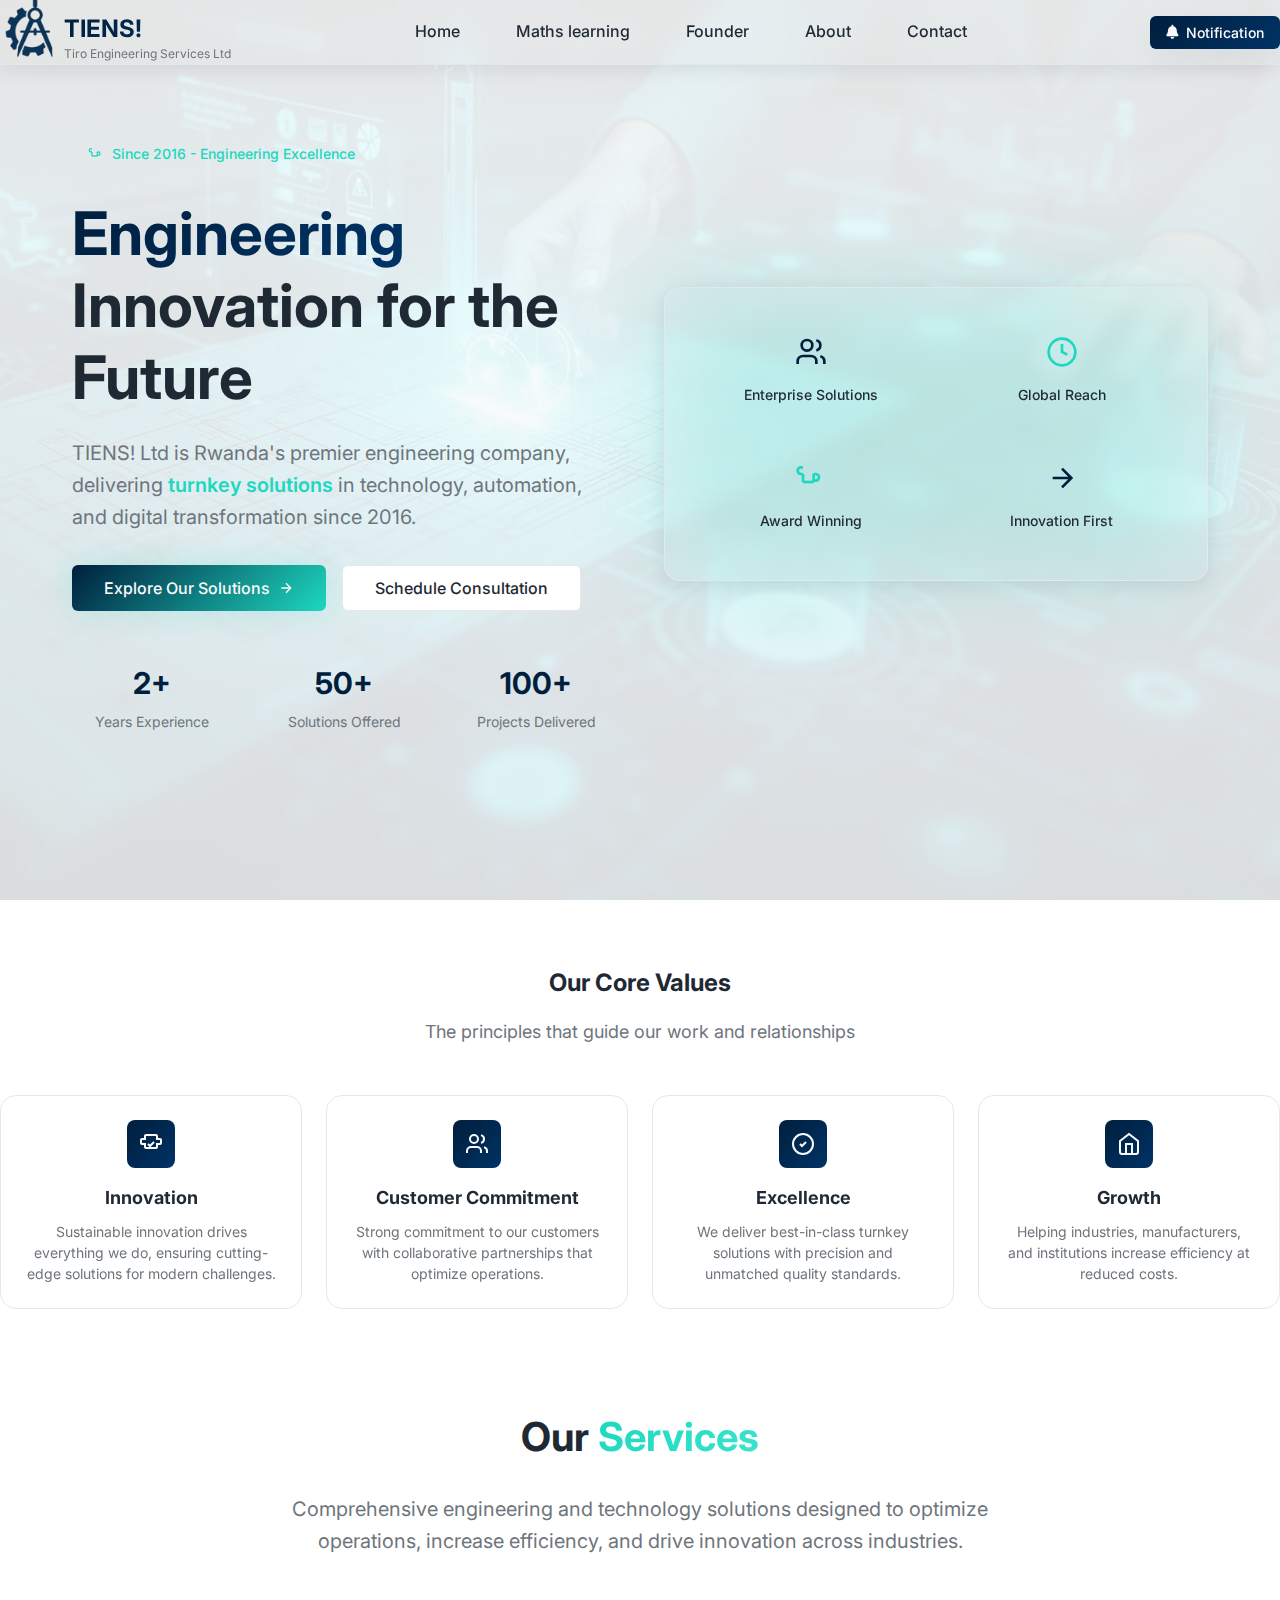
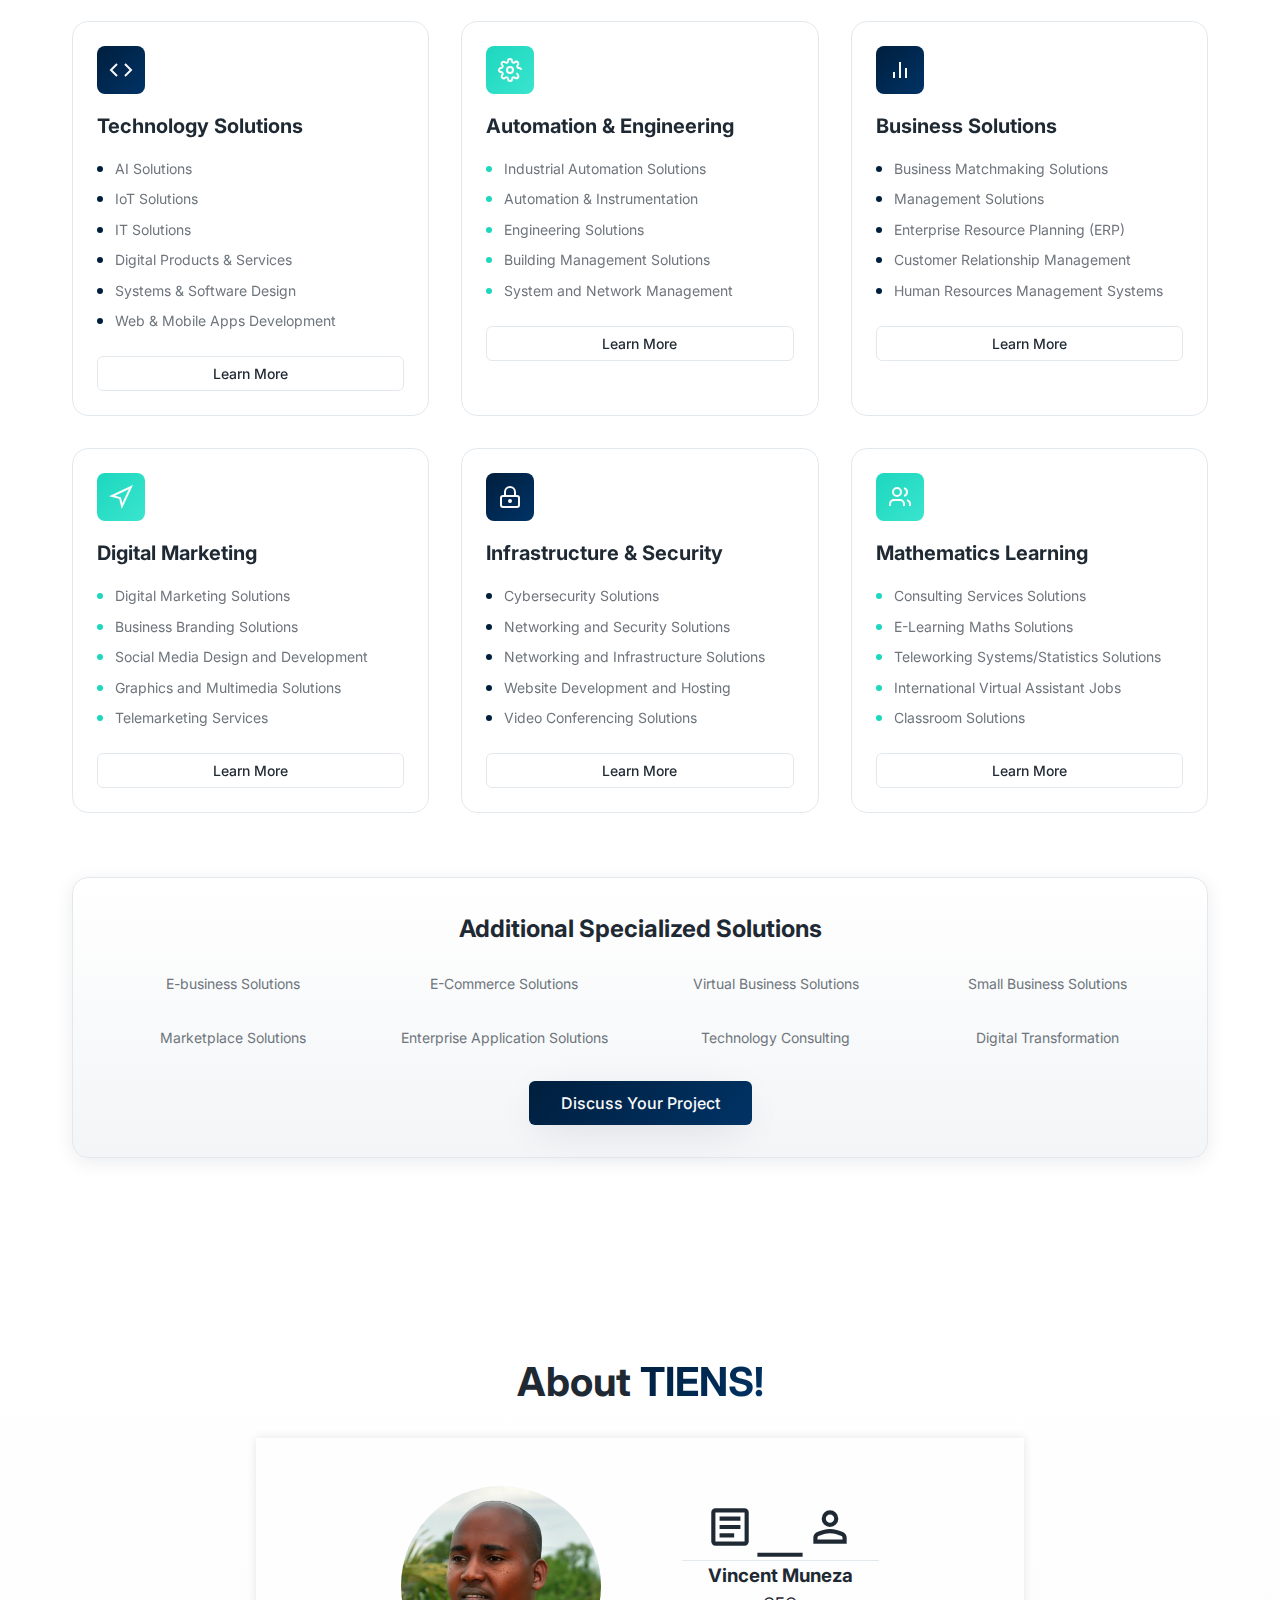
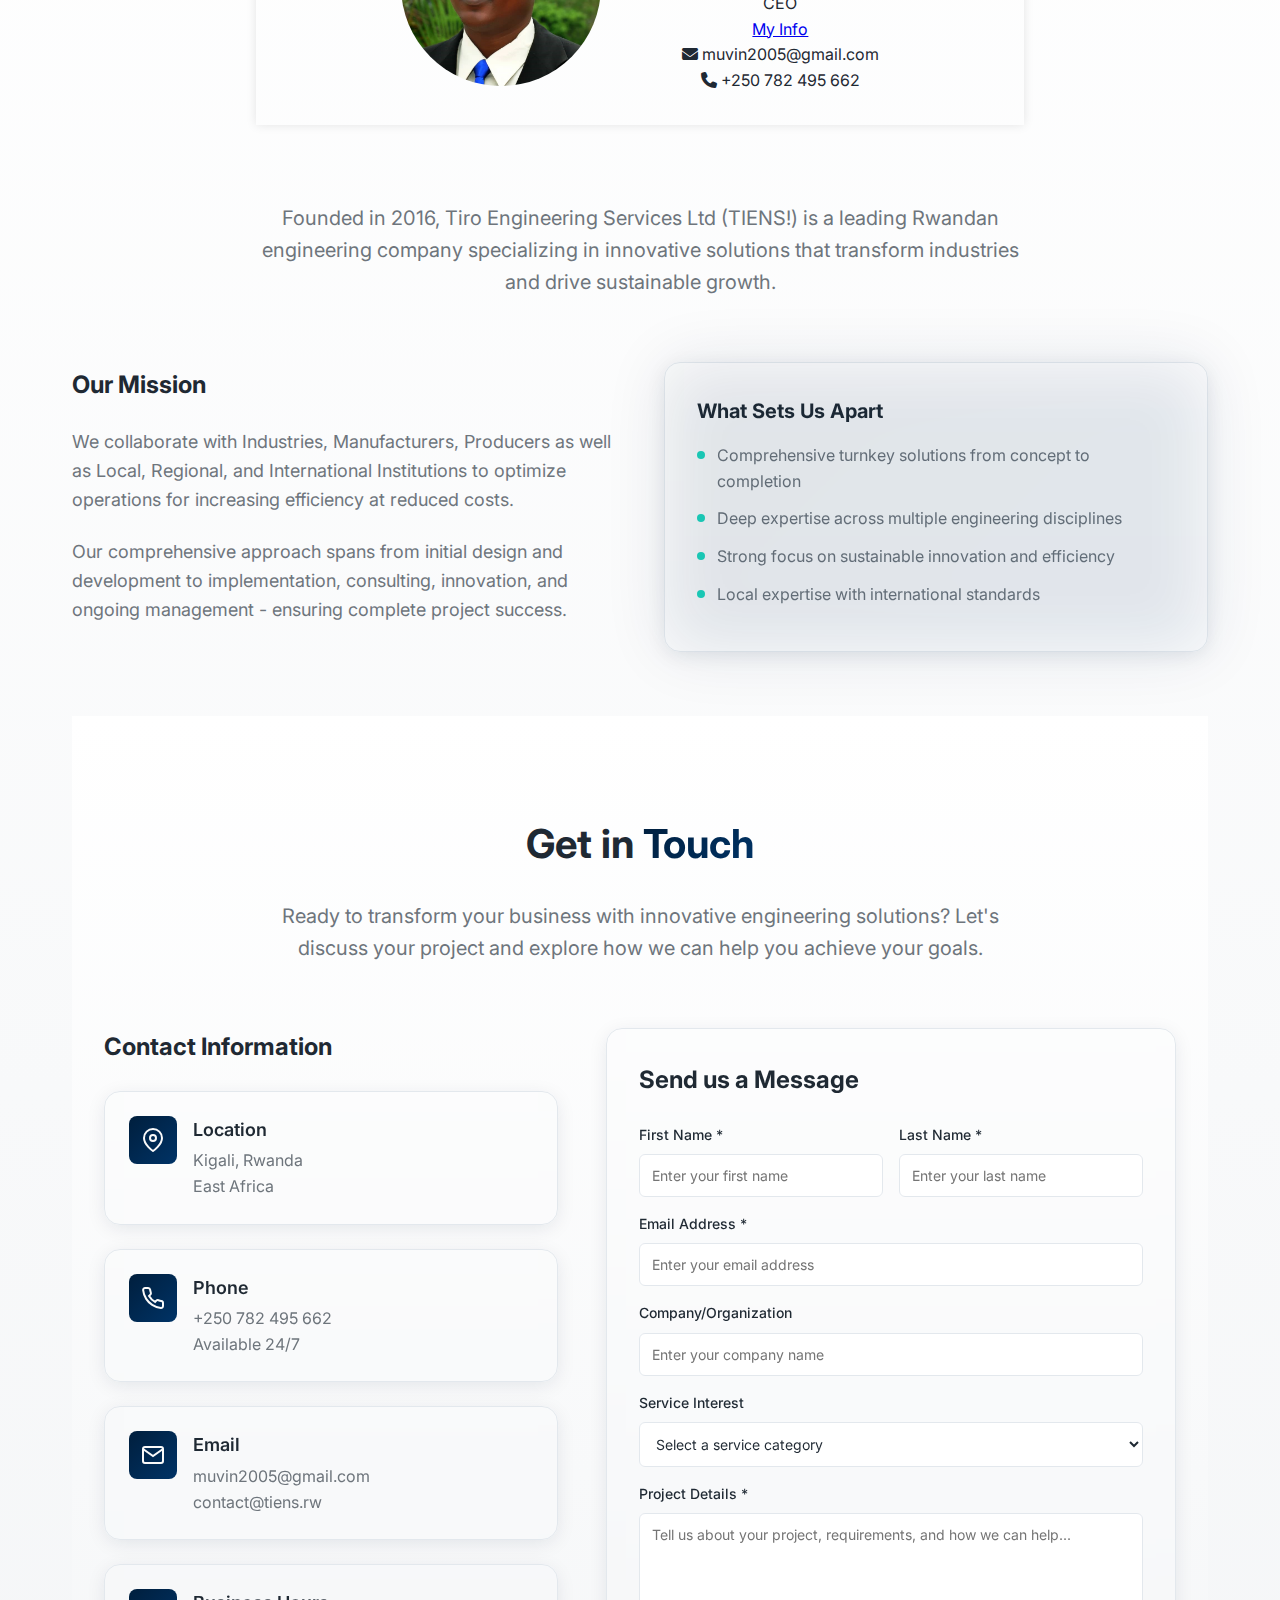
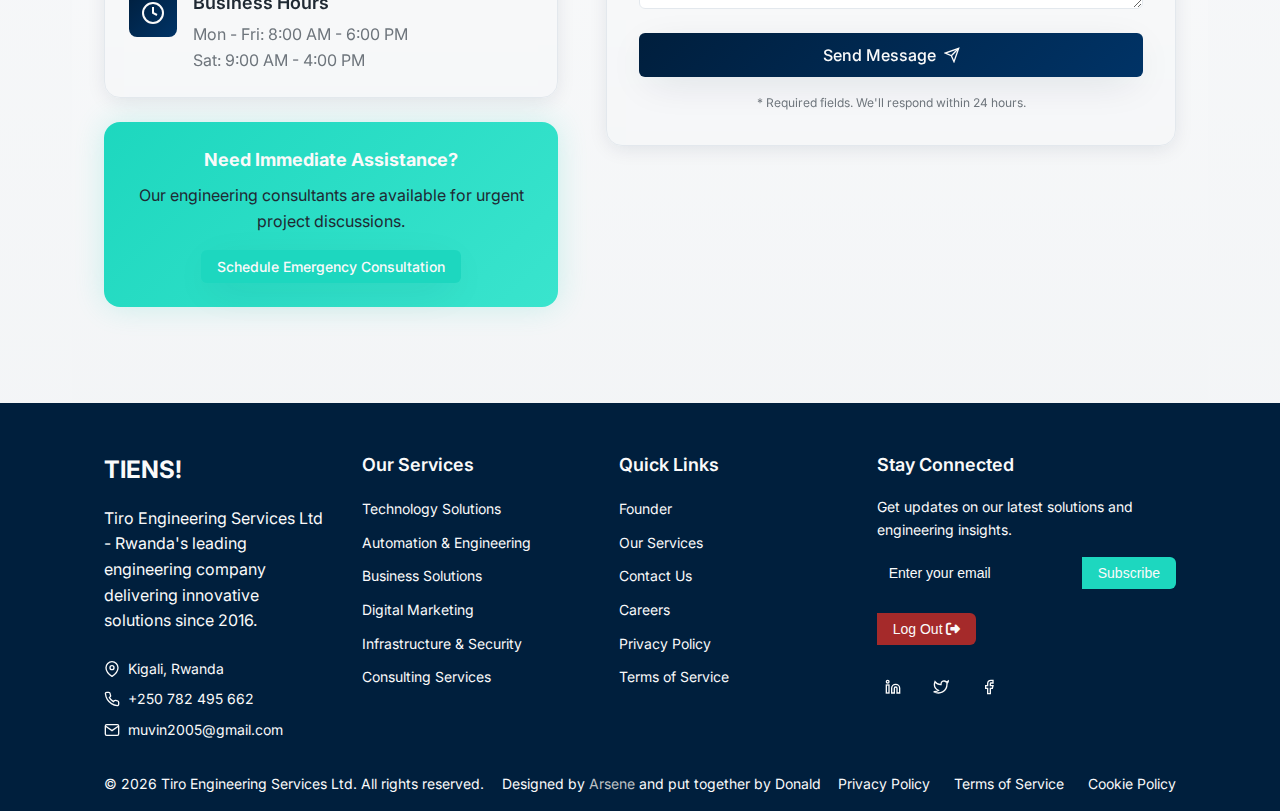
<file: home.html>
<!DOCTYPE html>
<html lang="en">
<head>
    <meta charset="UTF-8">
    <meta name="viewport" content="width=device-width, initial-scale=1.0">
    <title>TIENS! - Engineering Excellence</title>
    <meta name="description" content="Tiro Engineering Services Ltd - Rwanda's leading engineering company delivering innovative solutions since 2016">
    <meta name="keywords" content="engineering, automation, technology solutions, Rwanda, TIENS, digital transformation">
    <link rel="stylesheet" href="styles.css">
    <script src="script.js"></script>
    <link rel="icon" href="images/logo/titlelogo.png">
    <link rel="stylesheet" href="https://fonts.googleapis.com/css2?family=Material+Symbols+Outlined:opsz,wght,FILL,GRAD@20..48,100..700,0..1,-50..200&icon_names=article_person" />
    <link rel="stylesheet" href="https://cdnjs.cloudflare.com/ajax/libs/font-awesome/6.7.2/css/all.min.css" integrity="sha512-Evv84Mr4kqVGRNSgIGL/F/aIDqQb7xQ2vcrdIwxfjThSH8CSR7PBEakCr51Ck+w+/U6swU2Im1vVX0SVk9ABhg==" crossorigin="anonymous" referrerpolicy="no-referrer" />
    <link rel="preconnect" href="https://fonts.googleapis.com">
    <link rel="preconnect" href="https://fonts.gstatic.com" crossorigin>
    <link href="https://fonts.googleapis.com/css2?family=Inter:wght@400;500;600;700;800&display=swap" rel="stylesheet">
    <link rel="stylesheet" href="https://fonts.googleapis.com/css2?family=Material+Symbols+Outlined:opsz,wght,FILL,GRAD@24,400,0,0&icon_names=article_person" />
    <style>
.material-symbols-outlined {
  font-variation-settings:
  'FILL' 0,
  'wght' 400,
  'GRAD' 0,
  'opsz' 24
}
</style>
</head>
<body>
    <!-- Loading Animation -->
    <div class="loading-overlay" id="loadingOverlay">
        <div class="loading-spinner">
            <div class="spinner-ring"></div>
            <div class="spinner-text">TIENS!</div>
        </div>
    </div>

    <!-- Notification Popup -->
    <div class="notification-popup" id="notificationPopup">
        <div class="notification-header">
            <h3>Notifications</h3>
            <button class="close-btn" id="closeNotification" onclick="closeNotification()">
                <i class="fa-solid fa-times"></i>
            </button>
        </div>
        <div class="notification-content">
            <div class="notification-item success">
                <i class="fa-solid fa-check-circle"></i>
                <p>Welcome to TIENS! (Tiro Engineering Services Ltd)</p>
            </div>
            <div class="notification-item info">
                <i class="fa-solid fa-info-circle"></i>
                <p>Now! Available service is Learning mathematics</p>
            </div>
        </div>
    </div>

    <!-- Header -->
    <header class="header">
        <nav class="nav">
            <div class="nav-container">
                <!-- Logo -->
                <div class="logo">
                    <div class="img-logo">
                        <img src="images/logo/tienslogo.png" alt="">
                    </div>
                    <div class="info-logo">
                    <h1 class="logo-title">TIENS!</h1>
                    <p class="logo-subtitle">Tiro Engineering Services Ltd</p>
                    </div>
                </div>

                <!-- Desktop Navigation -->
                <div class="nav-links">
                    <a href="#home" class="nav-link">Home</a>
                    <a href="#" class="nav-link">Maths learning</a>
                    <a href="vincent.html" class="nav-link">Founder</a>
                    <a href="#about" class="nav-link">About</a>
                    <a href="#contact" class="nav-link">Contact</a>
                </div>

                <div class="nav-cta" id="notificationBtn">
                    <button type="button" class="btn btn-professional btn-sm" onclick="notificationBtn()"><i class="fa-solid fa-bell fa-bounce"></i> Notification</button>
                </div>

                <!-- Mobile menu button -->
                <button class="mobile-menu-btn" id="mobileMenuBtn">
                    <span class="hamburger"></span>
                    <span class="hamburger"></span>
                    <span class="hamburger"></span>
                </button>
            </div>

            <!-- Mobile Navigation -->
            <div class="mobile-menu" id="mobileMenu">
                <div class="mobile-menu-content">
                    <a href="#home" class="mobile-nav-link">Home</a>
                    <a href="#" class="mobile-nav-link">Maths Learning</a>
                    <a href="vincent.html" class="mobile-nav-link">Founder</a>
                    <a href="#about" class="mobile-nav-link">About</a>
                    <a href="#contact" class="mobile-nav-link">Contact</a>
                    <button class="btn btn-professional btn-sm mobile-cta" onclick="notificationBtn()"><i class="fa-solid fa-bell fa-bounce"></i> Notification</button>
                </div>
            </div>
        </nav>
    </header>

    <!-- Hero Section -->
    <section id="home" class="hero">
        <div class="hero-bg">
            <img src="images/hero-image.jpg" alt="Engineering Excellence" class="hero-image">
            <div class="hero-overlay"></div>
        </div>
        <div class="container">
            <div class="hero-content">
                <div class="hero-text">
                    <div class="hero-badge">
                        <svg class="icon" viewBox="0 0 24 24" fill="none" stroke="currentColor" stroke-width="2">
                            <path d="M6 9H4.5a2.5 2.5 0 0 1 0-5H6"/>
                            <path d="M14 9h1.5a2.5 2.5 0 0 1 0 5H14"/>
                            <path d="M6 9v6"/>
                            <path d="M14 9v6"/>
                            <path d="M6 15h8"/>
                        </svg>
                        Since 2016 - Engineering Excellence
                    </div>
                    
                    <h1 class="hero-title">
                        <span class="gradient-text">Engineering</span>
                        Innovation for the Future
                    </h1>
                    
                    <p class="hero-description">
                        TIENS! Ltd is Rwanda's premier engineering company, delivering 
                        <span class="accent-text">turnkey solutions</span> in 
                        technology, automation, and digital transformation since 2016.
                    </p>

                    <div class="hero-buttons">
                        <button class="btn btn-hero btn-lg">
                            Explore Our Solutions
                            <svg class="icon" viewBox="0 0 24 24" fill="none" stroke="currentColor" stroke-width="2">
                                <path d="M5 12h14M12 5l7 7-7 7"/>
                            </svg>
                        </button>
                        <button class="btn btn-outline btn-lg">Schedule Consultation</button>
                    </div>

                    <!-- Stats -->
                    <div class="hero-stats">
                        <div class="stat">
                            <div class="stat-number">2+</div>
                            <div class="stat-label">Years Experience</div>
                        </div>
                        <div class="stat">
                            <div class="stat-number">50+</div>
                            <div class="stat-label">Solutions Offered</div>
                        </div>
                        <div class="stat">
                            <div class="stat-number">100+</div>
                            <div class="stat-label">Projects Delivered</div>
                        </div>
                    </div>
                </div>

                <div class="hero-visual">
                    <div class="hero-card">
                        <div class="hero-grid">
                            <div class="hero-grid-item primary">
                                <svg class="icon" viewBox="0 0 24 24" fill="none" stroke="currentColor" stroke-width="2">
                                    <path d="M16 21v-2a4 4 0 0 0-4-4H6a4 4 0 0 0-4 4v2"/>
                                    <circle cx="9" cy="7" r="4"/>
                                    <path d="M22 21v-2a4 4 0 0 0-3-3.87M16 3.13a4 4 0 0 1 0 7.75"/>
                                </svg>
                                <div class="grid-label">Enterprise Solutions</div>
                            </div>
                            <div class="hero-grid-item accent">
                                <svg class="icon" viewBox="0 0 24 24" fill="none" stroke="currentColor" stroke-width="2">
                                    <circle cx="12" cy="12" r="10"/>
                                    <path d="M12 6v6l4 2"/>
                                </svg>
                                <div class="grid-label">Global Reach</div>
                            </div>
                            <div class="hero-grid-item accent">
                                <svg class="icon" viewBox="0 0 24 24" fill="none" stroke="currentColor" stroke-width="2">
                                    <path d="M6 9H4.5a2.5 2.5 0 0 1 0-5H6"/>
                                    <path d="M14 9h1.5a2.5 2.5 0 0 1 0 5H14"/>
                                    <path d="M6 9v6"/>
                                    <path d="M14 9v6"/>
                                    <path d="M6 15h8"/>
                                </svg>
                                <div class="grid-label">Award Winning</div>
                            </div>
                            <div class="hero-grid-item primary">
                                <svg class="icon" viewBox="0 0 24 24" fill="none" stroke="currentColor" stroke-width="2">
                                    <path d="M5 12h14M12 5l7 7-7 7"/>
                                </svg>
                                <div class="grid-label">Innovation First</div>
                            </div>
                        </div>
                    </div>
                </div>
            </div>
        </div>
    </section>

    
            <!-- Core Values -->
            <div class="values-section">
                <div class="values-header">
                    <h3 class="values-title">Our Core Values</h3>
                    <p class="values-description">The principles that guide our work and relationships</p>
                </div>

                <div class="values-grid">
                    <div class="value-card">
                        <div class="value-icon primary">
                            <svg class="icon" viewBox="0 0 24 24" fill="none" stroke="currentColor" stroke-width="2">
                                <path d="M9 12l2 2 4-4"/>
                                <path d="M21 12c.552 0 1-.448 1-1V8c0-.552-.448-1-1-1h-3V4c0-.552-.448-1-1-1H7c-.552 0-1 .448-1 1v3H3c-.552 0-1 .448-1 1v3c0 .552.448 1 1 1h3v3c0 .552.448 1 1 1h10c.552 0 1-.448 1-1v-3h3z"/>
                            </svg>
                        </div>
                        <h4 class="value-title">Innovation</h4>
                        <p class="value-description">Sustainable innovation drives everything we do, ensuring cutting-edge solutions for modern challenges.</p>
                    </div>

                    <div class="value-card">
                        <div class="value-icon primary">
                            <svg class="icon" viewBox="0 0 24 24" fill="none" stroke="currentColor" stroke-width="2">
                                <path d="M16 21v-2a4 4 0 0 0-4-4H6a4 4 0 0 0-4 4v2"/>
                                <circle cx="9" cy="7" r="4"/>
                                <path d="M22 21v-2a4 4 0 0 0-3-3.87M16 3.13a4 4 0 0 1 0 7.75"/>
                            </svg>
                        </div>
                        <h4 class="value-title">Customer Commitment</h4>
                        <p class="value-description">Strong commitment to our customers with collaborative partnerships that optimize operations.</p>
                    </div>

                    <div class="value-card">
                        <div class="value-icon primary">
                            <svg class="icon" viewBox="0 0 24 24" fill="none" stroke="currentColor" stroke-width="2">
                                <circle cx="12" cy="12" r="10"/>
                                <path d="M9 12l2 2 4-4"/>
                            </svg>
                        </div>
                        <h4 class="value-title">Excellence</h4>
                        <p class="value-description">We deliver best-in-class turnkey solutions with precision and unmatched quality standards.</p>
                    </div>

                    <div class="value-card">
                        <div class="value-icon primary">
                            <svg class="icon" viewBox="0 0 24 24" fill="none" stroke="currentColor" stroke-width="2">
                                <path d="M3 9l9-7 9 7v11a2 2 0 0 1-2 2H5a2 2 0 0 1-2-2z"/>
                                <polyline points="9,22 9,12 15,12 15,22"/>
                            </svg>
                        </div>
                        <h4 class="value-title">Growth</h4>
                        <p class="value-description">Helping industries, manufacturers, and institutions increase efficiency at reduced costs.</p>
                    </div>
                </div>
            </div>
        </div>
    </section>

    <!-- Services Section -->
    <section id="services" class="services">
        <div class="container">
            <div class="section-header">
                <h2 class="section-title">
                    Our <span class="gradient-text accent">Services</span>
                </h2>
                <p class="section-description">
                    Comprehensive engineering and technology solutions designed to optimize 
                    operations, increase efficiency, and drive innovation across industries.
                </p>
            </div>

            <div class="services-grid">
                <!-- Technology Solutions -->
                <div class="service-card">
                    <div class="service-header">
                        <div class="service-icon primary">
                            <svg class="icon" viewBox="0 0 24 24" fill="none" stroke="currentColor" stroke-width="2">
                                <polyline points="16,18 22,12 16,6"/>
                                <polyline points="8,6 2,12 8,18"/>
                            </svg>
                        </div>
                        <h3 class="service-title">Technology Solutions</h3>
                    </div>
                    <ul class="service-list">
                        <li class="service-item"><span class="service-dot primary"></span>AI Solutions</li>
                        <li class="service-item"><span class="service-dot primary"></span>IoT Solutions</li>
                        <li class="service-item"><span class="service-dot primary"></span>IT Solutions</li>
                        <li class="service-item"><span class="service-dot primary"></span>Digital Products & Services</li>
                        <li class="service-item"><span class="service-dot primary"></span>Systems & Software Design</li>
                        <li class="service-item"><span class="service-dot primary"></span>Web & Mobile Apps Development</li>
                    </ul>
                    <button class="btn btn-outline btn-sm service-btn">Learn More</button>
                </div>

                <!-- Automation & Engineering -->
                <div class="service-card">
                    <div class="service-header">
                        <div class="service-icon accent">
                            <svg class="icon" viewBox="0 0 24 24" fill="none" stroke="currentColor" stroke-width="2">
                                <circle cx="12" cy="12" r="3"/>
                                <path d="M19.4 15a1.65 1.65 0 0 0 .33 1.82l.06.06a2 2 0 0 1 0 2.83 2 2 0 0 1-2.83 0l-.06-.06a1.65 1.65 0 0 0-1.82-.33 1.65 1.65 0 0 0-1 1.51V21a2 2 0 0 1-2 2 2 2 0 0 1-2-2v-.09A1.65 1.65 0 0 0 9 19.4a1.65 1.65 0 0 0-1.82.33l-.06.06a2 2 0 0 1-2.83 0 2 2 0 0 1 0-2.83l.06-.06a1.65 1.65 0 0 0 .33-1.82 1.65 1.65 0 0 0-1.51-1H3a2 2 0 0 1-2-2 2 2 0 0 1 2-2h.09A1.65 1.65 0 0 0 4.6 9a1.65 1.65 0 0 0-.33-1.82l-.06-.06a2 2 0 0 1 0-2.83 2 2 0 0 1 2.83 0l.06.06a1.65 1.65 0 0 0 1.82.33H9a1.65 1.65 0 0 0 1-1.51V3a2 2 0 0 1 2-2 2 2 0 0 1 2 2v.09a1.65 1.65 0 0 0 1 1.51 1.65 1.65 0 0 0 1.82-.33l.06-.06a2 2 0 0 1 2.83 0 2 2 0 0 1 0 2.83l-.06.06a1.65 1.65 0 0 0-.33 1.82V9a1.65 1.65 0 0 0 1.51 1H21a2 2 0 0 1 2 2 2 0 0 1-2 2h-.09a1.65 1.65 0 0 0-1.51 1z"/>
                            </svg>
                        </div>
                        <h3 class="service-title">Automation & Engineering</h3>
                    </div>
                    <ul class="service-list">
                        <li class="service-item"><span class="service-dot accent"></span>Industrial Automation Solutions</li>
                        <li class="service-item"><span class="service-dot accent"></span>Automation & Instrumentation</li>
                        <li class="service-item"><span class="service-dot accent"></span>Engineering Solutions</li>
                        <li class="service-item"><span class="service-dot accent"></span>Building Management Solutions</li>
                        <li class="service-item"><span class="service-dot accent"></span>System and Network Management</li>
                    </ul>
                    <button class="btn btn-outline btn-sm service-btn">Learn More</button>
                </div>

                <!-- Business Solutions -->
                <div class="service-card">
                    <div class="service-header">
                        <div class="service-icon primary">
                            <svg class="icon" viewBox="0 0 24 24" fill="none" stroke="currentColor" stroke-width="2">
                                <path d="M18 20V10"/>
                                <path d="M12 20V4"/>
                                <path d="M6 20v-6"/>
                            </svg>
                        </div>
                        <h3 class="service-title">Business Solutions</h3>
                    </div>
                    <ul class="service-list">
                        <li class="service-item"><span class="service-dot primary"></span>Business Matchmaking Solutions</li>
                        <li class="service-item"><span class="service-dot primary"></span>Management Solutions</li>
                        <li class="service-item"><span class="service-dot primary"></span>Enterprise Resource Planning (ERP)</li>
                        <li class="service-item"><span class="service-dot primary"></span>Customer Relationship Management</li>
                        <li class="service-item"><span class="service-dot primary"></span>Human Resources Management Systems</li>
                    </ul>
                    <button class="btn btn-outline btn-sm service-btn">Learn More</button>
                </div>

                <!-- Digital Marketing -->
                <div class="service-card">
                    <div class="service-header">
                        <div class="service-icon accent">
                            <svg class="icon" viewBox="0 0 24 24" fill="none" stroke="currentColor" stroke-width="2">
                                <path d="M3 11l19-9-9 19-2-8-8-2z"/>
                            </svg>
                        </div>
                        <h3 class="service-title">Digital Marketing</h3>
                    </div>
                    <ul class="service-list">
                        <li class="service-item"><span class="service-dot accent"></span>Digital Marketing Solutions</li>
                        <li class="service-item"><span class="service-dot accent"></span>Business Branding Solutions</li>
                        <li class="service-item"><span class="service-dot accent"></span>Social Media Design and Development</li>
                        <li class="service-item"><span class="service-dot accent"></span>Graphics and Multimedia Solutions</li>
                        <li class="service-item"><span class="service-dot accent"></span>Telemarketing Services</li>
                    </ul>
                    <button class="btn btn-outline btn-sm service-btn">Learn More</button>
                </div>

                <!-- Infrastructure & Security -->
                <div class="service-card">
                    <div class="service-header">
                        <div class="service-icon primary">
                            <svg class="icon" viewBox="0 0 24 24" fill="none" stroke="currentColor" stroke-width="2">
                                <rect x="3" y="11" width="18" height="11" rx="2" ry="2"/>
                                <circle cx="12" cy="16" r="1"/>
                                <path d="M7 11V7a5 5 0 0 1 10 0v4"/>
                            </svg>
                        </div>
                        <h3 class="service-title">Infrastructure & Security</h3>
                    </div>
                    <ul class="service-list">
                        <li class="service-item"><span class="service-dot primary"></span>Cybersecurity Solutions</li>
                        <li class="service-item"><span class="service-dot primary"></span>Networking and Security Solutions</li>
                        <li class="service-item"><span class="service-dot primary"></span>Networking and Infrastructure Solutions</li>
                        <li class="service-item"><span class="service-dot primary"></span>Website Development and Hosting</li>
                        <li class="service-item"><span class="service-dot primary"></span>Video Conferencing Solutions</li>
                    </ul>
                    <button class="btn btn-outline btn-sm service-btn">Learn More</button>
                </div>

                <!-- Consulting & Services -->
                <div class="service-card">
                    <div class="service-header">
                        <div class="service-icon accent">
                            <svg class="icon" viewBox="0 0 24 24" fill="none" stroke="currentColor" stroke-width="2">
                                <path d="M16 21v-2a4 4 0 0 0-4-4H6a4 4 0 0 0-4 4v2"/>
                                <circle cx="9" cy="7" r="4"/>
                                <path d="M22 21v-2a4 4 0 0 0-3-3.87M16 3.13a4 4 0 0 1 0 7.75"/>
                            </svg>
                        </div>
                        <h3 class="service-title">Mathematics Learning</h3>
                    </div>
                    <ul class="service-list">
                        <li class="service-item"><span class="service-dot accent"></span>Consulting Services Solutions</li>
                        <li class="service-item"><span class="service-dot accent"></span>E-Learning Maths Solutions</li>
                        <li class="service-item"><span class="service-dot accent"></span>Teleworking Systems/Statistics Solutions</li>
                        <li class="service-item"><span class="service-dot accent"></span>International Virtual Assistant Jobs</li>
                        <li class="service-item"><span class="service-dot accent"></span>Classroom Solutions</li>
                    </ul>
                    <button class="btn btn-outline btn-sm service-btn">Learn More</button>
                </div>
            </div>

            <!-- Additional Services -->
            <div class="additional-services">
                <div class="additional-card">
                    <h3 class="additional-title">Additional Specialized Solutions</h3>
                    <div class="additional-grid">
                        <div class="additional-item">E-business Solutions</div>
                        <div class="additional-item">E-Commerce Solutions</div>
                        <div class="additional-item">Virtual Business Solutions</div>
                        <div class="additional-item">Small Business Solutions</div>
                        <div class="additional-item">Marketplace Solutions</div>
                        <div class="additional-item">Enterprise Application Solutions</div>
                        <div class="additional-item">Technology Consulting</div>
                        <div class="additional-item">Digital Transformation</div>
                    </div>
                    <button class="btn btn-professional btn-lg">Discuss Your Project</button>
                </div>
            </div>
        </div>
    </section>
<!-- About Section -->
    <section id="about" class="about">
        <div class="container">
            <div class="section-header">
                <h2 class="section-title">
                    About <span class="gradient-text">TIENS!</span>
                </h2>
                <div class="admin">
                    <img src="images/CEO.jpeg" alt="">
                    <div class="admin-contact">
                        <span class="material-symbols-outlined">article_person</span>
                        <h3>Vincent Muneza</h3>
                        <p>CEO</p>
                        <a href="vincent.html"><p>My Info</p></a>
                        <p><i class="fa-solid fa-envelope"></i> muvin2005@gmail.com</p>
                        <p><i class="fa-solid fa-phone"></i> +250 782 495 662</p>
                    </div>
                </div>
                <p class="section-description">
                    Founded in 2016, Tiro Engineering Services Ltd (TIENS!) is a leading Rwandan 
                    engineering company specializing in innovative solutions that transform industries 
                    and drive sustainable growth.
                </p>
            </div>

            <div class="about-content">
                <div class="about-text">
                    <h3 class="content-title">Our Mission</h3>
                    <p class="content-paragraph">
                        We collaborate with Industries, Manufacturers, Producers as well as Local, 
                        Regional, and International Institutions to optimize operations for increasing 
                        efficiency at reduced costs.
                    </p>
                    <p class="content-paragraph">
                        Our comprehensive approach spans from initial design and development to 
                        implementation, consulting, innovation, and ongoing management - ensuring 
                        complete project success.
                    </p>
                </div>

                <div class="about-card">
                    <h4 class="card-title">What Sets Us Apart</h4>
                    <ul class="feature-list">
                        <li class="feature-item">
                            <span class="feature-dot"></span>
                            Comprehensive turnkey solutions from concept to completion
                        </li>
                        <li class="feature-item">
                            <span class="feature-dot"></span>
                            Deep expertise across multiple engineering disciplines
                        </li>
                        <li class="feature-item">
                            <span class="feature-dot"></span>
                            Strong focus on sustainable innovation and efficiency
                        </li>
                        <li class="feature-item">
                            <span class="feature-dot"></span>
                            Local expertise with international standards
                        </li>
                    </ul>
                </div>
            </div>


    <!-- Contact Section -->
    <section id="contact" class="contact">
        <div class="container">
            <div class="section-header">
                <h2 class="section-title">
                    Get in <span class="gradient-text">Touch</span>
                </h2>
                <p class="section-description">
                    Ready to transform your business with innovative engineering solutions? 
                    Let's discuss your project and explore how we can help you achieve your goals.
                </p>
            </div>

            <div class="contact-content">
                <!-- Contact Information -->
                <div class="contact-info">
                    <h3 class="contact-info-title">Contact Information</h3>
                    
                    <div class="contact-cards">
                        <div class="contact-card">
                            <div class="contact-icon">
                                <svg class="icon" viewBox="0 0 24 24" fill="none" stroke="currentColor" stroke-width="2">
                                    <path d="M21 10c0 7-9 13-9 13s-9-6-9-13a9 9 0 0 1 18 0z"/>
                                    <circle cx="12" cy="10" r="3"/>
                                </svg>
                            </div>
                            <div class="contact-details">
                                <h4 class="contact-title">Location</h4>
                                <p class="contact-text">Kigali, Rwanda</p>
                                <p class="contact-text">East Africa</p>
                            </div>
                        </div>

                        <div class="contact-card">
                            <div class="contact-icon">
                                <svg class="icon" viewBox="0 0 24 24" fill="none" stroke="currentColor" stroke-width="2">
                                    <path d="M22 16.92v3a2 2 0 0 1-2.18 2 19.79 19.79 0 0 1-8.63-3.07 19.5 19.5 0 0 1-6-6 19.79 19.79 0 0 1-3.07-8.67A2 2 0 0 1 4.11 2h3a2 2 0 0 1 2 1.72 12.84 12.84 0 0 0 .7 2.81 2 2 0 0 1-.45 2.11L8.09 9.91a16 16 0 0 0 6 6l1.27-1.27a2 2 0 0 1 2.11-.45 12.84 12.84 0 0 0 2.81.7A2 2 0 0 1 22 16.92z"/>
                                </svg>
                            </div>
                            <div class="contact-details">
                                <h4 class="contact-title">Phone</h4>
                                <p class="contact-text">+250 782 495 662</p>
                                <p class="contact-text">Available 24/7</p>
                            </div>
                        </div>

                        <div class="contact-card">
                            <div class="contact-icon">
                                <svg class="icon" viewBox="0 0 24 24" fill="none" stroke="currentColor" stroke-width="2">
                                    <path d="M4 4h16c1.1 0 2 .9 2 2v12c0 1.1-.9 2-2 2H4c-1.1 0-2-.9-2-2V6c0-1.1.9-2 2-2z"/>
                                    <polyline points="22,6 12,13 2,6"/>
                                </svg>
                            </div>
                            <div class="contact-details">
                                <h4 class="contact-title">Email</h4>
                                <p class="contact-text">muvin2005@gmail.com</p>
                                <p class="contact-text">contact@tiens.rw</p>
                            </div>
                        </div>

                        <div class="contact-card">
                            <div class="contact-icon">
                                <svg class="icon" viewBox="0 0 24 24" fill="none" stroke="currentColor" stroke-width="2">
                                    <circle cx="12" cy="12" r="10"/>
                                    <polyline points="12,6 12,12 16,14"/>
                                </svg>
                            </div>
                            <div class="contact-details">
                                <h4 class="contact-title">Business Hours</h4>
                                <p class="contact-text">Mon - Fri: 8:00 AM - 6:00 PM</p>
                                <p class="contact-text">Sat: 9:00 AM - 4:00 PM</p>
                            </div>
                        </div>
                    </div>

                    <div class="emergency-card">
                        <h4 class="emergency-title">Need Immediate Assistance?</h4>
                        <p class="emergency-text">Our engineering consultants are available for urgent project discussions.</p>
                        <button class="btn btn-accent btn-sm">Schedule Emergency Consultation</button>
                    </div>
                </div>

                <!-- Contact Form -->
                <div class="contact-form-container">
                    <div class="contact-form-card">
                        <h3 class="form-title">Send us a Message</h3>
                        <form class="contact-form" id="contactForm">
                            <div class="form-row">
                                <div class="form-group">
                                    <label class="form-label">First Name *</label>
                                    <input type="text" class="form-input" placeholder="Enter your first name" required>
                                </div>
                                <div class="form-group">
                                    <label class="form-label">Last Name *</label>
                                    <input type="text" class="form-input" placeholder="Enter your last name" required>
                                </div>
                            </div>
                            
                            <div class="form-group">
                                <label class="form-label">Email Address *</label>
                                <input type="email" class="form-input" placeholder="Enter your email address" required>
                            </div>
                            
                            <div class="form-group">
                                <label class="form-label">Company/Organization</label>
                                <input type="text" class="form-input" placeholder="Enter your company name">
                            </div>

                            <div class="form-group">
                                <label class="form-label">Service Interest</label>
                                <select class="form-select">
                                    <option>Select a service category</option>
                                    <option>Technology Solutions</option>
                                    <option>Automation & Engineering</option>
                                    <option>Business Solutions</option>
                                    <option>Digital Marketing</option>
                                    <option>Infrastructure & Security</option>
                                    <option>Consulting & Services</option>
                                </select>
                            </div>
                            
                            <div class="form-group">
                                <label class="form-label">Project Details *</label>
                                <textarea class="form-textarea" placeholder="Tell us about your project, requirements, and how we can help..." rows="4" required></textarea>
                            </div>
                            
                            <button type="submit" class="btn btn-professional btn-lg form-submit">
                                Send Message
                                <svg class="icon" viewBox="0 0 24 24" fill="none" stroke="currentColor" stroke-width="2">
                                    <line x1="22" y1="2" x2="11" y2="13"/>
                                    <polygon points="22,2 15,22 11,13 2,9 22,2"/>
                                </svg>
                            </button>
                            
                            <p class="form-note">* Required fields. We'll respond within 24 hours.</p>
                        </form>
                    </div>
                </div>
            </div>
        </div>
    </section>

    <!-- Footer -->
    <footer class="footer">
        <div class="container">
            <div class="footer-content">
                <!-- Company Info -->
                <div class="footer-section">
                    <h3 class="footer-logo">TIENS!</h3>
                    <p class="footer-description">
                        Tiro Engineering Services Ltd - Rwanda's leading engineering company 
                        delivering innovative solutions since 2016.
                    </p>
                    <div class="footer-contact">
                        <div class="footer-contact-item">
                            <svg class="icon" viewBox="0 0 24 24" fill="none" stroke="currentColor" stroke-width="2">
                                <path d="M21 10c0 7-9 13-9 13s-9-6-9-13a9 9 0 0 1 18 0z"/>
                                <circle cx="12" cy="10" r="3"/>
                            </svg>
                            <span>Kigali, Rwanda</span>
                        </div>
                        <div class="footer-contact-item">
                            <svg class="icon" viewBox="0 0 24 24" fill="none" stroke="currentColor" stroke-width="2">
                                <path d="M22 16.92v3a2 2 0 0 1-2.18 2 19.79 19.79 0 0 1-8.63-3.07 19.5 19.5 0 0 1-6-6 19.79 19.79 0 0 1-3.07-8.67A2 2 0 0 1 4.11 2h3a2 2 0 0 1 2 1.72 12.84 12.84 0 0 0 .7 2.81 2 2 0 0 1-.45 2.11L8.09 9.91a16 16 0 0 0 6 6l1.27-1.27a2 2 0 0 1 2.11-.45 12.84 12.84 0 0 0 2.81.7A2 2 0 0 1 22 16.92z"/>
                            </svg>
                            <span>+250 782 495 662</span>
                        </div>
                        <div class="footer-contact-item">
                            <svg class="icon" viewBox="0 0 24 24" fill="none" stroke="currentColor" stroke-width="2">
                                <path d="M4 4h16c1.1 0 2 .9 2 2v12c0 1.1-.9 2-2 2H4c-1.1 0-2-.9-2-2V6c0-1.1.9-2 2-2z"/>
                                <polyline points="22,6 12,13 2,6"/>
                            </svg>
                            <span>muvin2005@gmail.com</span>
                        </div>
                    </div>
                </div>

                <!-- Services -->
                <div class="footer-section">
                    <h4 class="footer-title">Our Services</h4>
                    <ul class="footer-links">
                        <li><a href="#services" class="footer-link">Technology Solutions</a></li>
                        <li><a href="#services" class="footer-link">Automation & Engineering</a></li>
                        <li><a href="#services" class="footer-link">Business Solutions</a></li>
                        <li><a href="#services" class="footer-link">Digital Marketing</a></li>
                        <li><a href="#services" class="footer-link">Infrastructure & Security</a></li>
                        <li><a href="#services" class="footer-link">Consulting Services</a></li>
                    </ul>
                </div>

                <!-- Quick Links -->
                <div class="footer-section">
                    <h4 class="footer-title">Quick Links</h4>
                    <ul class="footer-links">
                        <li><a href="vincent.html" class="footer-link">Founder</a></li>
                        <li><a href="#services" class="footer-link">Our Services</a></li>
                        <li><a href="#contact" class="footer-link">Contact Us</a></li>
                        <li><a href="#careers" class="footer-link">Careers</a></li>
                        <li><a href="#privacy" class="footer-link">Privacy Policy</a></li>
                        <li><a href="#terms" class="footer-link">Terms of Service</a></li>
                    </ul>
                </div>

                <!-- Newsletter & Social -->
                <div class="footer-section">
                    <h4 class="footer-title">Stay Connected</h4>
                    <p class="footer-newsletter-text">Get updates on our latest solutions and engineering insights.</p>
                    
                    <!-- Newsletter Signup -->
                    <div class="newsletter-form">
                        <input type="email" placeholder="Enter your email" class="newsletter-input">
                        <button class="newsletter-btn">Subscribe</button><br>
                    </div>
                    <!-- logout button -->
                     <div class="logoutBtn">
                        <button style="background-color: brown;" class="newsletter-btn" onclick="logout()">Log Out <i class="fa-solid fa-right-from-bracket"></i></button><br>
                        <script>
                            function logout(){
                                window.location.href = "index.html";
                            }
                        </script>
                     </div><br>

                    <!-- Social Links -->
                    <div class="social-links">
                        <a href="#" class="social-link">
                            <svg class="icon" viewBox="0 0 24 24" fill="none" stroke="currentColor" stroke-width="2">
                                <path d="M16 8a6 6 0 0 1 6 6v7h-4v-7a2 2 0 0 0-2-2 2 2 0 0 0-2 2v7h-4v-7a6 6 0 0 1 6-6z"/>
                                <rect x="2" y="9" width="4" height="12"/>
                                <circle cx="4" cy="4" r="2"/>
                            </svg>
                        </a>
                        <a href="#" class="social-link">
                            <svg class="icon" viewBox="0 0 24 24" fill="none" stroke="currentColor" stroke-width="2">
                                <path d="M23 3a10.9 10.9 0 0 1-3.14 1.53 4.48 4.48 0 0 0-7.86 3v1A10.66 10.66 0 0 1 3 4s-4 9 5 13a11.64 11.64 0 0 1-7 2c9 5 20 0 20-11.5a4.5 4.5 0 0 0-.08-.83A7.72 7.72 0 0 0 23 3z"/>
                            </svg>
                        </a>
                        <a href="#" class="social-link">
                            <svg class="icon" viewBox="0 0 24 24" fill="none" stroke="currentColor" stroke-width="2">
                                <path d="M18 2h-3a5 5 0 0 0-5 5v3H7v4h3v8h4v-8h3l1-4h-4V7a1 1 0 0 1 1-1h3z"/>
                            </svg>
                        </a>
                    </div>
                </div>
            </div>

            <!-- Bottom Bar -->
            <div class="footer-bottom">
                <p class="footer-copyright">© <script>document.write(new Date().getFullYear())</script> Tiro Engineering Services Ltd. All rights reserved.</p>
                <p class="footer-copyright">Designed by <a href="https://arseneportfolio.vercel.app" target="_blank" class="footer-copyright-link" style="text-decoration: none; color: rgb(190, 193, 196);">Arsene</a> and put together by Donald</p>

                <div class="footer-bottom-links">
                    <a href="#privacy" class="footer-bottom-link">Privacy Policy</a>
                    <a href="#terms" class="footer-bottom-link">Terms of Service</a>
                    <a href="#cookies" class="footer-bottom-link">Cookie Policy</a>
                </div>
            </div>
        </div>
    </footer>
</body>
</html>
</file>
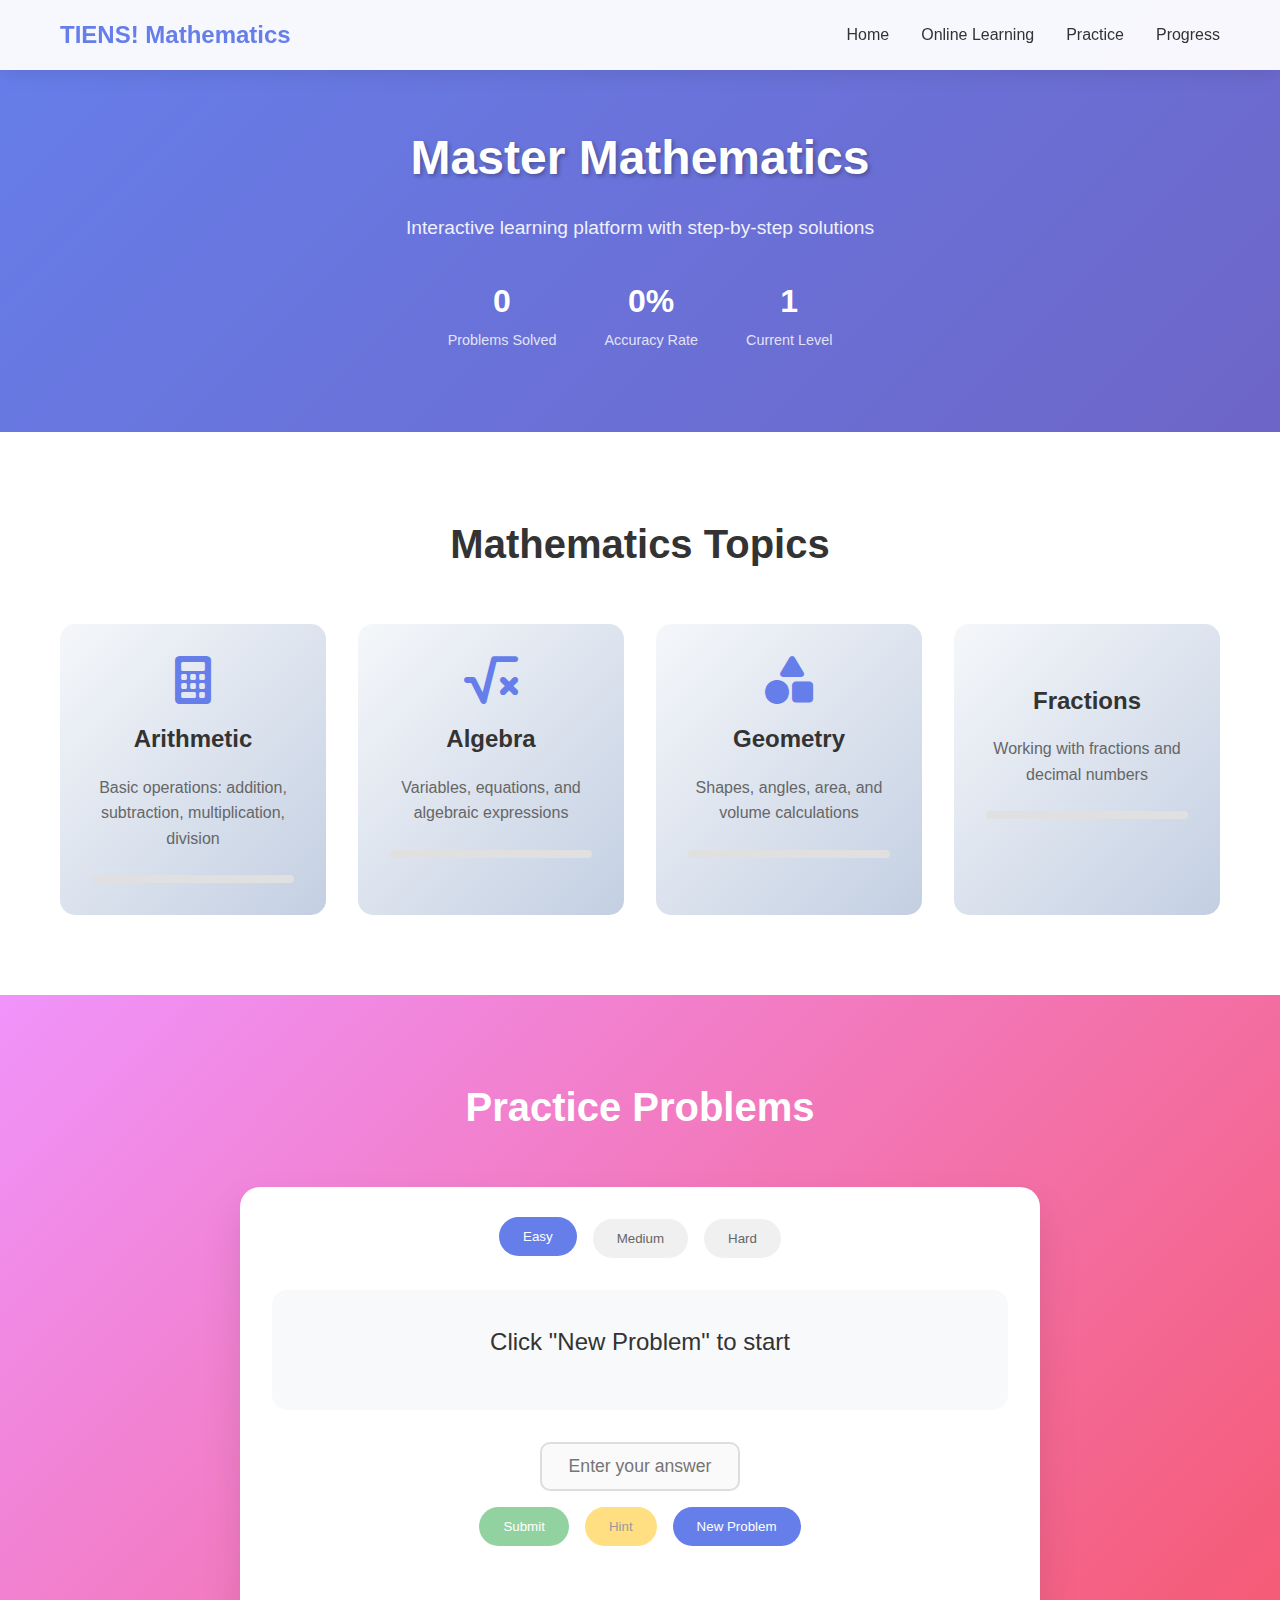
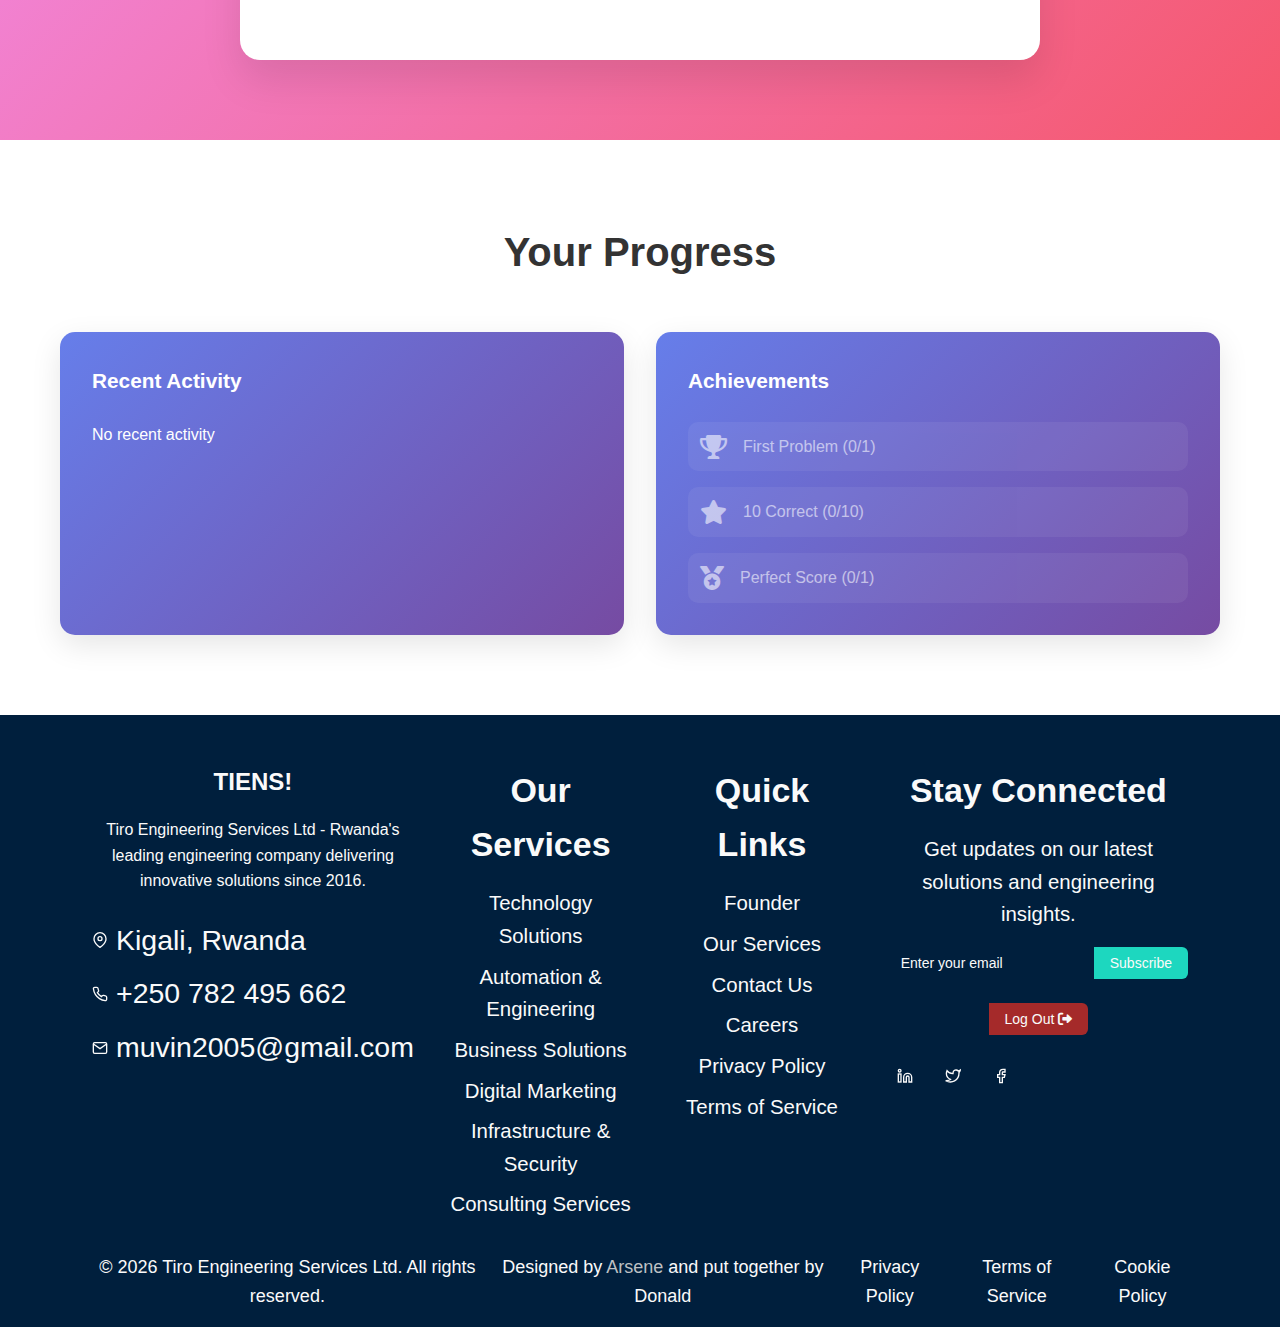
<file: math-learning.html>
<!DOCTYPE html>
<html lang="en">
<head>
    <meta charset="UTF-8">
    <meta name="viewport" content="width=device-width, initial-scale=1.0">
    <title>Mathematics Learning - TIENS! Ltd</title>
    <link rel="stylesheet" href="math-styles.css">
     <link rel="stylesheet" href="design.css">
    <link rel="stylesheet" href="https://cdnjs.cloudflare.com/ajax/libs/font-awesome/6.0.0/css/all.min.css">
     <link rel="icon" href="images/logo/titlelogo.png">
    
</head>
<body>
    <header class="header">
  <div class="container">
    <div class="nav-brand">
      <h2>TIENS! Mathematics</h2>
    </div>

    <!-- Menu icon for mobile -->
    <div class="menu-icon" id="menuToggle">&#9776;</div>

    <nav class="nav" id="navLinks">
      <div class="close-icon" id="closeNav">&times;</div>
      <a href="home.html" class="nav-link">Home</a>
      <a href="math-videos.html" class="nav-link">Online Learning</a>
      <a href="#practice" class="nav-link">Practice</a>
      <a href="#progress" class="nav-link">Progress</a>
    </nav>
  </div>
</header>



    <main>
        <!-- Hero Section -->
        <section class="hero">
            <div class="container">
                <div class="hero-content">
                    <h1>Master Mathematics</h1>
                    <p>Interactive learning platform with step-by-step solutions</p>
                    <div class="stats">
                        <div class="stat">
                            <span class="stat-number" id="problemsSolved">0</span>
                            <span class="stat-label">Problems Solved</span>
                        </div>
                        <div class="stat">
                            <span class="stat-number" id="accuracyRate">0%</span>
                            <span class="stat-label">Accuracy Rate</span>
                        </div>
                        <div class="stat">
                            <span class="stat-number" id="currentLevel">1</span>
                            <span class="stat-label">Current Level</span>
                        </div>
                    </div>
                </div>
                <div class="mysterious">
                    <a href="home.html"><button class="giti">Home</button></a>
                    <a href="math-videos.html"><button class="giti">Get Online</button></a>
                </div>
            </div>
        </section>

        <!-- Topics Section -->
        <section id="topics" class="topics">
            <div class="container">
                <h2>Mathematics Topics</h2>
                <div class="topics-grid">
                    <div class="topic-card" data-topic="arithmetic">
                        <i class="fas fa-calculator"></i>
                        <h3>Arithmetic</h3>
                        <p>Basic operations: addition, subtraction, multiplication, division</p>
                        <div class="progress-bar">
                            <div class="progress" style="width: 0%"></div>
                        </div>
                    </div>
                    <div class="topic-card" data-topic="algebra">
                        <i class="fas fa-square-root-alt"></i>
                        <h3>Algebra</h3>
                        <p>Variables, equations, and algebraic expressions</p>
                        <div class="progress-bar">
                            <div class="progress" style="width: 0%"></div>
                        </div>
                    </div>
                    <div class="topic-card" data-topic="geometry">
                        <i class="fas fa-shapes"></i>
                        <h3>Geometry</h3>
                        <p>Shapes, angles, area, and volume calculations</p>
                        <div class="progress-bar">
                            <div class="progress" style="width: 0%"></div>
                        </div>
                    </div>
                    <div class="topic-card" data-topic="fractions">
                        <i class="fas fa-fraction"></i>
                        <h3>Fractions</h3>
                        <p>Working with fractions and decimal numbers</p>
                        <div class="progress-bar">
                            <div class="progress" style="width: 0%"></div>
                        </div>
                    </div>
                </div>
            </div>
        </section>

        <!-- Practice Section -->
        <section id="practice" class="practice">
            <div class="container">
                <h2>Practice Problems</h2>
                <div class="practice-area">
                    <div class="difficulty-selector">
                        <button class="difficulty-btn active" data-level="easy">Easy</button>
                        <button class="difficulty-btn" data-level="medium">Medium</button>
                        <button class="difficulty-btn" data-level="hard">Hard</button>
                    </div>
                    
                    <div class="problem-container">
                        <div class="problem-display">
                            <div class="problem-text" id="problemText">Click "New Problem" to start</div>
                            <div class="problem-work" id="problemWork"></div>
                        </div>
                        
                        <div class="answer-section">
                            <input type="text" id="answerInput" placeholder="Enter your answer" disabled>
                            <div class="answer-buttons">
                                <button id="submitBtn" disabled>Submit</button>
                                <button id="hintBtn" disabled>Hint</button>
                                <button id="newProblemBtn">New Problem</button>
                            </div>
                        </div>
                        
                        <div class="result-display" id="resultDisplay"></div>
                    </div>
                </div>
            </div>
        </section>

        <!-- Progress Section -->
        <section id="progress" class="progress-section">
            <div class="container">
                <h2>Your Progress</h2>
                <div class="progress-grid">
                    <div class="progress-card">
                        <h3>Recent Activity</h3>
                        <div class="activity-list" id="activityList">
                            <p>No recent activity</p>
                        </div>
                    </div>
                    <div class="progress-card">
                        <h3>Achievements</h3>
                        <div class="achievements" id="achievements">
                            <div class="achievement locked">
                                <i class="fas fa-trophy"></i>
                                <span>First Problem (0/1)</span>
                            </div>
                            <div class="achievement locked">
                                <i class="fas fa-star"></i>
                                <span>10 Correct (0/10)</span>
                            </div>
                            <div class="achievement locked">
                                <i class="fas fa-medal"></i>
                                <span>Perfect Score (0/1)</span>
                            </div>
                        </div>
                    </div>
                </div>
            </div>
        </section>
    </main>

     <!-- Footer -->
    <footer class="footer">
        <div class="container">
            <div class="footer-content">
                <!-- Company Info -->
                <div class="footer-section">
                    <h3 class="footer-logo">TIENS!</h3>
                    <p class="footer-description">
                        Tiro Engineering Services Ltd - Rwanda's leading engineering company 
                        delivering innovative solutions since 2016.
                    </p>
                    <div class="footer-contact">
                        <div class="footer-contact-item">
                            <svg class="icon" viewBox="0 0 24 24" fill="none" stroke="currentColor" stroke-width="2">
                                <path d="M21 10c0 7-9 13-9 13s-9-6-9-13a9 9 0 0 1 18 0z"/>
                                <circle cx="12" cy="10" r="3"/>
                            </svg>
                            <span>Kigali, Rwanda</span>
                        </div>
                        <div class="footer-contact-item">
                            <svg class="icon" viewBox="0 0 24 24" fill="none" stroke="currentColor" stroke-width="2">
                                <path d="M22 16.92v3a2 2 0 0 1-2.18 2 19.79 19.79 0 0 1-8.63-3.07 19.5 19.5 0 0 1-6-6 19.79 19.79 0 0 1-3.07-8.67A2 2 0 0 1 4.11 2h3a2 2 0 0 1 2 1.72 12.84 12.84 0 0 0 .7 2.81 2 2 0 0 1-.45 2.11L8.09 9.91a16 16 0 0 0 6 6l1.27-1.27a2 2 0 0 1 2.11-.45 12.84 12.84 0 0 0 2.81.7A2 2 0 0 1 22 16.92z"/>
                            </svg>
                            <span>+250 782 495 662</span>
                        </div>
                        <div class="footer-contact-item">
                            <svg class="icon" viewBox="0 0 24 24" fill="none" stroke="currentColor" stroke-width="2">
                                <path d="M4 4h16c1.1 0 2 .9 2 2v12c0 1.1-.9 2-2 2H4c-1.1 0-2-.9-2-2V6c0-1.1.9-2 2-2z"/>
                                <polyline points="22,6 12,13 2,6"/>
                            </svg>
                            <span>muvin2005@gmail.com</span>
                        </div>
                    </div>
                </div>

                <!-- Services -->
                <div class="footer-section">
                    <h4 class="footer-title">Our Services</h4>
                    <ul class="footer-links">
                        <li><a href="#services" class="footer-link">Technology Solutions</a></li>
                        <li><a href="#services" class="footer-link">Automation & Engineering</a></li>
                        <li><a href="#services" class="footer-link">Business Solutions</a></li>
                        <li><a href="#services" class="footer-link">Digital Marketing</a></li>
                        <li><a href="#services" class="footer-link">Infrastructure & Security</a></li>
                        <li><a href="#services" class="footer-link">Consulting Services</a></li>
                    </ul>
                </div>

                <!-- Quick Links -->
                <div class="footer-section">
                    <h4 class="footer-title">Quick Links</h4>
                    <ul class="footer-links">
                        <li><a href="vincent.html" class="footer-link">Founder</a></li>
                        <li><a href="#services" class="footer-link">Our Services</a></li>
                        <li><a href="#contact" class="footer-link">Contact Us</a></li>
                        <li><a href="#careers" class="footer-link">Careers</a></li>
                        <li><a href="#privacy" class="footer-link">Privacy Policy</a></li>
                        <li><a href="#terms" class="footer-link">Terms of Service</a></li>
                    </ul>
                </div>

                <!-- Newsletter & Social -->
                <div class="footer-section">
                    <h4 class="footer-title">Stay Connected</h4>
                    <p class="footer-newsletter-text">Get updates on our latest solutions and engineering insights.</p>
                    
                    <!-- Newsletter Signup -->
                    <div class="newsletter-form">
                        <input type="email" placeholder="Enter your email" class="newsletter-input">
                        <button class="newsletter-btn">Subscribe</button><br>
                    </div>
                    <!-- logout button -->
                     <div class="logoutBtn">
                        <button style="background-color: brown;" class="newsletter-btn" onclick="logout()">Log Out <i class="fa-solid fa-right-from-bracket"></i></button><br>
                        <script>
                            function logout(){
                                window.location.href = "index.html";
                            }
                        </script>
                     </div><br>

                    <!-- Social Links -->
                    <div class="social-links">
                        <a href="#" class="social-link">
                            <svg class="icon" viewBox="0 0 24 24" fill="none" stroke="currentColor" stroke-width="2">
                                <path d="M16 8a6 6 0 0 1 6 6v7h-4v-7a2 2 0 0 0-2-2 2 2 0 0 0-2 2v7h-4v-7a6 6 0 0 1 6-6z"/>
                                <rect x="2" y="9" width="4" height="12"/>
                                <circle cx="4" cy="4" r="2"/>
                            </svg>
                        </a>
                        <a href="#" class="social-link">
                            <svg class="icon" viewBox="0 0 24 24" fill="none" stroke="currentColor" stroke-width="2">
                                <path d="M23 3a10.9 10.9 0 0 1-3.14 1.53 4.48 4.48 0 0 0-7.86 3v1A10.66 10.66 0 0 1 3 4s-4 9 5 13a11.64 11.64 0 0 1-7 2c9 5 20 0 20-11.5a4.5 4.5 0 0 0-.08-.83A7.72 7.72 0 0 0 23 3z"/>
                            </svg>
                        </a>
                        <a href="#" class="social-link">
                            <svg class="icon" viewBox="0 0 24 24" fill="none" stroke="currentColor" stroke-width="2">
                                <path d="M18 2h-3a5 5 0 0 0-5 5v3H7v4h3v8h4v-8h3l1-4h-4V7a1 1 0 0 1 1-1h3z"/>
                            </svg>
                        </a>
                    </div>
                </div>
            </div>

            <!-- Bottom Bar -->
            <div class="footer-bottom">
                <p class="footer-copyright">© <script>document.write(new Date().getFullYear())</script> Tiro Engineering Services Ltd. All rights reserved.</p>
                <p class="footer-copyright">Designed by <a href="https://arseneportfolio.vercel.app" target="_blank" class="footer-copyright-link" style="text-decoration: none; color: rgb(190, 193, 196);">Arsene</a> and put together by Donald</p>

                <div class="footer-bottom-links">
                    <a href="#privacy" class="footer-bottom-link">Privacy Policy</a>
                    <a href="#terms" class="footer-bottom-link">Terms of Service</a>
                    <a href="#cookies" class="footer-bottom-link">Cookie Policy</a>
                </div>
            </div>
        </div>
    </footer>

    <script src="assets/js/math.js"></script>
 <script>

</script>



</body>
</html>
</file>
<file: styles.css>
:root {
    /* Colors (HSL format) */
    --background: 0 0% 100%;
    --foreground: 210 24% 16%;
    --card: 0 0% 100%;
    --card-foreground: 210 24% 16%;
    --popover: 0 0% 100%;
    --popover-foreground: 210 24% 16%;
    --primary: 210 100% 12%;
    --primary-foreground: 0 0% 98%;
    --primary-glow: 210 100% 20%;
    --secondary: 210 17% 96%;
    --secondary-foreground: 210 24% 16%;
    --muted: 210 17% 96%;
    --muted-foreground: 210 6% 46%;
    --accent: 172 76% 48%;
    --accent-foreground: 0 0% 98%;
    --accent-glow: 172 76% 56%;
    --destructive: 0 84% 60%;
    --destructive-foreground: 0 0% 98%;
    --border: 210 20% 91%;
    --input: 210 20% 91%;
    --ring: 210 100% 12%;

    /* Gradients */
    --gradient-primary: linear-gradient(135deg, hsl(210, 100%, 12%), hsl(210, 100%, 20%));
    --gradient-accent: linear-gradient(135deg, hsl(172, 76%, 48%), hsl(172, 76%, 56%));
    --gradient-hero: linear-gradient(135deg, hsl(210, 100%, 12%) 0%, hsl(172, 76%, 48%) 100%);
    --gradient-subtle: linear-gradient(180deg, hsl(0, 0%, 100%) 0%, hsl(210, 17%, 96%) 100%);

    /* Shadows */
    --shadow-lg: 0 10px 40px -10px hsl(210, 100%, 12%, 0.15);
    --shadow-glow: 0 0 30px hsl(172, 76%, 48%, 0.2);
    --shadow-card: 0 4px 20px -2px hsl(210, 100%, 12%, 0.1);

    /* Transitions */
    --transition-smooth: all 0.3s cubic-bezier(0.4, 0, 0.2, 1);

    /* Spacing */
    --container-padding: 1rem;
    --section-padding: 6rem 0;
}

/* Base styles */
* {
    margin: 0;
    padding: 0;
    box-sizing: border-box;
}

html {
    scroll-behavior: smooth;
}

body {
    font-family: 'Inter', -apple-system, BlinkMacSystemFont, 'Segoe UI', Roboto, sans-serif;
    background-color: hsl(var(--background));
    color: hsl(var(--foreground));
    line-height: 1.6;
    overflow-x: hidden;
}

/* Container */
.container {
    max-width: 1200px;
    margin: 0 auto;
    padding: 0 var(--container-padding);
}

@media (min-width: 640px) {
    :root {
        --container-padding: 1.5rem;
    }
}

@media (min-width: 1024px) {
    :root {
        --container-padding: 2rem;
    }
}
.img-logo img{
    max-width: 60px;
}
.img-logo,.info-logo{
    display: inline-block;
}

/* Typography */
.gradient-text {
    background: var(--gradient-primary);
    background-clip: text;
    -webkit-background-clip: text;
    -webkit-text-fill-color: transparent;
    color: transparent;
}

.gradient-text.accent {
    background: var(--gradient-accent);
    background-clip: text;
    -webkit-background-clip: text;
    -webkit-text-fill-color: transparent;
    color: transparent;
}

.accent-text {
    color: hsl(var(--accent));
    font-weight: 600;
}

/* Icons */
.icon {
    width: 1rem;
    height: 1rem;
    stroke-width: 2;
}

/* Buttons */
.btn {
    display: inline-flex;
    align-items: center;
    justify-content: center;
    gap: 0.5rem;
    white-space: nowrap;
    border-radius: 0.375rem;
    font-size: 0.875rem;
    font-weight: 500;
    transition: var(--transition-smooth);
    cursor: pointer;
    border: none;
    text-decoration: none;
    font-family: inherit;
}

.btn:focus-visible {
    outline: 2px solid hsl(var(--ring));
    outline-offset: 2px;
}

.btn:disabled {
    pointer-events: none;
    opacity: 0.5;
}

/* Button Variants */
.btn-sm {
    padding: 0.5rem 1rem;
    font-size: 0.875rem;
}

.btn-lg {
    padding: 0.75rem 2rem;
    font-size: 1rem;
}

.btn-professional {
    background: var(--gradient-primary);
    color: hsl(var(--primary-foreground));
    box-shadow: var(--shadow-lg);
}

.btn-professional:hover {
    box-shadow: var(--shadow-glow);
    transform: scale(1.05);
}

.btn-hero {
    background: var(--gradient-hero);
    color: hsl(var(--primary-foreground));
    box-shadow: var(--shadow-glow);
}

.btn-hero:hover {
    transform: scale(1.05);
}

.btn-accent {
    background: hsl(var(--accent));
    color: hsl(var(--accent-foreground));
    box-shadow: var(--shadow-lg);
}

.btn-accent:hover {
    background: hsl(var(--accent-glow));
    box-shadow: var(--shadow-glow);
}

.btn-outline {
    border: 1px solid hsl(var(--border));
    background: hsl(var(--background));
    color: hsl(var(--foreground));
}

.btn-outline:hover {
    background: hsl(var(--accent));
    color: hsl(var(--accent-foreground));
    border-color: hsl(var(--accent));
}

/* Header */
.header {
    position: fixed;
    top: 0;
    left: 0;
    right: 0;
    z-index: 50;
    background: hsl(var(--background), 0.95);
    backdrop-filter: blur(8px);
    border-bottom: 1px solid hsl(var(--border));
    box-shadow: var(--shadow-card);
}

.nav {
    position: relative;
}

.nav-container {
    display: flex;
    justify-content: space-between;
    align-items: center;
    height: 4rem;
}

.logo {
    flex-shrink: 0;
}

.logo-title {
    font-size: 1.5rem;
    font-weight: 700;
    background: var(--gradient-primary);
    background-clip: text;
    -webkit-background-clip: text;
    -webkit-text-fill-color: transparent;
    color: transparent;
    margin: 0;
}

.logo-subtitle {
    font-size: 0.75rem;
    color: hsl(var(--muted-foreground));
    margin: -0.25rem 0 0 0;
}

.nav-links {
    display: none;
    align-items: center;
    gap: 2rem;
}

@media (min-width: 768px) {
    .nav-links {
        display: flex;
    }
}

.nav-link {
    color: hsl(var(--foreground));
    font-weight: 500;
    text-decoration: none;
    padding: 0.5rem 0.75rem;
    transition: var(--transition-smooth);
    position: relative;
}

.nav-link:hover {
    color: hsl(var(--primary));
}

.nav-link::after {
    content: '';
    position: absolute;
    width: 0;
    height: 2px;
    bottom: 0;
    left: 50%;
    background: hsl(var(--primary));
    transition: var(--transition-smooth);
    transform: translateX(-50%);
}

.nav-link:hover::after {
    width: 100%;
}

.nav-cta {
    display: none;
}

@media (min-width: 768px) {
    .nav-cta {
        display: block;
    }
}

/* Mobile Menu */
.mobile-menu-btn {
    display: flex;
    flex-direction: column;
    justify-content: center;
    width: 2rem;
    height: 2rem;
    background: none;
    border: none;
    cursor: pointer;
    padding: 0;
}

@media (min-width: 768px) {
    .mobile-menu-btn {
        display: none;
    }
}

.hamburger {
    width: 1.5rem;
    height: 2px;
    background: hsl(var(--foreground));
    transition: var(--transition-smooth);
    margin: 2px 0;
}

.mobile-menu {
    display: none;
    position: absolute;
    top: 100%;
    left: 0;
    right: 0;
    background: hsl(var(--background));
    border-top: 1px solid hsl(var(--border));
    box-shadow: var(--shadow-card);
}

.mobile-menu.active {
    display: block;
}

.mobile-menu-content {
    padding: 1rem;
    display: flex;
    flex-direction: column;
    gap: 1rem;
}

.mobile-nav-link {
    color: hsl(var(--foreground));
    text-decoration: none;
    padding: 0.75rem;
    font-weight: 500;
    transition: var(--transition-smooth);
}

.mobile-nav-link:hover {
    color: hsl(var(--primary));
}

.mobile-cta {
    width: 100%;
}

/* Hero Section */
.hero {
    position: relative;
    min-height: 100vh;
    display: flex;
    align-items: center;
    background: var(--gradient-subtle);
    overflow: hidden;
    padding-top: 4rem;
}

.hero-bg {
    position: absolute;
    inset: 0;
    z-index: 0;
}

.hero-image {
    width: 100%;
    height: 100%;
    object-fit: cover;
    opacity: 0.1;
}

.hero-overlay {
    position: absolute;
    inset: 0;
    background: linear-gradient(
        to right,
        hsl(var(--background)),
        hsl(var(--background), 0.8),
        transparent
    );
}

.hero-content {
    position: relative;
    z-index: 10;
    display: grid;
    grid-template-columns: 1fr;
    gap: 3rem;
    align-items: center;
}

@media (min-width: 1024px) {
    .hero-content {
        grid-template-columns: 1fr 1fr;
    }
}

.hero-text {
    animation: fadeIn 0.6s ease-out;
}

.hero-badge {
    display: inline-flex;
    align-items: center;
    padding: 0.5rem 1rem;
    background: hsl(var(--accent), 0.1);
    border: 1px solid hsl(var(--accent), 0.2);
    border-radius: 9999px;
    color: hsl(var(--accent));
    font-weight: 500;
    font-size: 0.875rem;
    margin-bottom: 1.5rem;
}

.hero-badge .icon {
    margin-right: 0.5rem;
}

.hero-title {
    font-size: 2.5rem;
    font-weight: 700;
    color: hsl(var(--foreground));
    margin-bottom: 1.5rem;
    line-height: 1.2;
}

@media (min-width: 768px) {
    .hero-title {
        font-size: 3.75rem;
    }
}

.hero-description {
    font-size: 1.25rem;
    color: hsl(var(--muted-foreground));
    margin-bottom: 2rem;
    line-height: 1.6;
}

.hero-buttons {
    display: flex;
    flex-direction: column;
    gap: 1rem;
    margin-bottom: 3rem;
}

@media (min-width: 640px) {
    .hero-buttons {
        flex-direction: row;
    }
}

.hero-stats {
    display: grid;
    grid-template-columns: repeat(3, 1fr);
    gap: 2rem;
}

.stat {
    text-align: center;
}

.stat-number {
    font-size: 1.875rem;
    font-weight: 700;
    color: hsl(var(--primary));
    margin-bottom: 0.25rem;
}

.stat-label {
    font-size: 0.875rem;
    color: hsl(var(--muted-foreground));
}

.hero-visual {
    position: relative;
    display: none;
}

@media (min-width: 1024px) {
    .hero-visual {
        display: block;
    }
}

.hero-visual::before {
    content: '';
    position: absolute;
    inset: 0;
    background: var(--gradient-accent);
    opacity: 0.2;
    filter: blur(3rem);
    animation: float 3s ease-in-out infinite;
}

.hero-card {
    position: relative;
    background: hsl(var(--card), 0.8);
    backdrop-filter: blur(8px);
    border-radius: 1rem;
    box-shadow: var(--shadow-card);
    padding: 2rem;
    border: 1px solid hsl(var(--border));
}

.hero-grid {
    display: grid;
    grid-template-columns: repeat(2, 1fr);
    gap: 1.5rem;
}

.hero-grid-item {
    text-align: center;
    padding: 1rem;
    border-radius: 0.5rem;
    transition: var(--transition-smooth);
}

.hero-grid-item:hover {
    transform: scale(1.1);
}

.hero-grid-item.primary {
    background: hsl(var(--primary), 0.05);
}

.hero-grid-item.accent {
    background: hsl(var(--accent), 0.05);
}

.hero-grid-item .icon {
    width: 2rem;
    height: 2rem;
    margin: 0 auto 0.5rem;
}

.hero-grid-item.primary .icon {
    color: hsl(var(--primary));
}

.hero-grid-item.accent .icon {
    color: hsl(var(--accent));
}

.grid-label {
    font-size: 0.875rem;
    font-weight: 500;
}

/* Section Layouts */
section {
    padding: var(--section-padding);
}

.section-header {
    max-width: 48rem;
    margin: 0 auto 4rem;
    text-align: center;
}

.section-title {
    font-size: 1.875rem;
    font-weight: 700;
    color: hsl(var(--foreground));
    margin-bottom: 1.5rem;
}

@media (min-width: 768px) {
    .section-title {
        font-size: 2.5rem;
    }
}

.section-description {
    font-size: 1.25rem;
    color: hsl(var(--muted-foreground));
    line-height: 1.6;
}

/* About Section */
.about {
    background: var(--gradient-subtle);
}

.about-content {
    display: grid;
    grid-template-columns: 1fr;
    gap: 3rem;
    align-items: center;
    margin-bottom: 4rem;
}

@media (min-width: 1024px) {
    .about-content {
        grid-template-columns: 1fr 1fr;
    }
}

.about-text {
    animation: fadeIn 0.6s ease-out;
}

.content-title {
    font-size: 1.5rem;
    font-weight: 700;
    color: hsl(var(--foreground));
    margin-bottom: 1.5rem;
}

.content-paragraph {
    font-size: 1.125rem;
    color: hsl(var(--muted-foreground));
    margin-bottom: 1.5rem;
    line-height: 1.6;
}

.about-card {
    position: relative;
    background: hsl(var(--card), 0.8);
    backdrop-filter: blur(8px);
    border-radius: 1rem;
    padding: 2rem;
    box-shadow: var(--shadow-card);
    border: 1px solid hsl(var(--border));
}

.about-card::before {
    content: '';
    position: absolute;
    inset: 0;
    background: var(--gradient-primary);
    opacity: 0.1;
    filter: blur(2rem);
    border-radius: 1rem;
}

.card-title {
    font-size: 1.25rem;
    font-weight: 700;
    color: hsl(var(--foreground));
    margin-bottom: 1rem;
}

.feature-list {
    list-style: none;
    padding: 0;
}

.feature-item {
    display: flex;
    align-items: flex-start;
    margin-bottom: 0.75rem;
    color: hsl(var(--muted-foreground));
}

.feature-dot {
    width: 0.5rem;
    height: 0.5rem;
    background: hsl(var(--accent));
    border-radius: 50%;
    margin-top: 0.5rem;
    margin-right: 0.75rem;
    flex-shrink: 0;
}

/* Values Section */
.values-section {
    margin-top: 4rem;
}

.values-header {
    text-align: center;
    margin-bottom: 3rem;
}

.values-title {
    font-size: 1.5rem;
    font-weight: 700;
    color: hsl(var(--foreground));
    margin-bottom: 1rem;
}

.values-description {
    font-size: 1.125rem;
    color: hsl(var(--muted-foreground));
}

.values-grid {
    display: grid;
    grid-template-columns: 1fr;
    gap: 1.5rem;
}

@media (min-width: 768px) {
    .values-grid {
        grid-template-columns: repeat(2, 1fr);
    }
}

@media (min-width: 1024px) {
    .values-grid {
        grid-template-columns: repeat(4, 1fr);
    }
}

.value-card {
    background: hsl(var(--card), 0.8);
    backdrop-filter: blur(8px);
    border-radius: 1rem;
    padding: 1.5rem;
    border: 1px solid hsl(var(--border));
    transition: var(--transition-smooth);
    text-align: center;
}

.value-card:hover {
    box-shadow: var(--shadow-lg);
}

.value-icon {
    width: 3rem;
    height: 3rem;
    border-radius: 0.5rem;
    display: flex;
    align-items: center;
    justify-content: center;
    margin: 0 auto 1rem;
    transition: var(--transition-smooth);
}

.value-icon.primary {
    background: var(--gradient-primary);
}

.value-icon .icon {
    width: 1.5rem;
    height: 1.5rem;
    color: hsl(var(--primary-foreground));
}

.value-card:hover .value-icon {
    transform: scale(1.1);
}

.value-title {
    font-size: 1.125rem;
    font-weight: 700;
    color: hsl(var(--foreground));
    margin-bottom: 0.5rem;
}

.value-description {
    font-size: 0.875rem;
    color: hsl(var(--muted-foreground));
    line-height: 1.5;
}

/* Services Section */
.services {
    background: hsl(var(--background));
}

.services-grid {
    display: grid;
    grid-template-columns: 1fr;
    gap: 2rem;
}

@media (min-width: 768px) {
    .services-grid {
        grid-template-columns: repeat(2, 1fr);
    }
}

@media (min-width: 1024px) {
    .services-grid {
        grid-template-columns: repeat(3, 1fr);
    }
}

.service-card {
    background: hsl(var(--card), 0.8);
    backdrop-filter: blur(8px);
    border-radius: 1rem;
    padding: 1.5rem;
    border: 1px solid hsl(var(--border));
    transition: var(--transition-smooth);
}

.service-card:hover {
    box-shadow: var(--shadow-lg);
    transform: scale(1.05);
}

.service-header {
    margin-bottom: 1rem;
}

.service-icon {
    width: 3rem;
    height: 3rem;
    border-radius: 0.5rem;
    display: flex;
    align-items: center;
    justify-content: center;
    margin-bottom: 1rem;
    transition: var(--transition-smooth);
}

.service-icon.primary {
    background: var(--gradient-primary);
}

.service-icon.accent {
    background: var(--gradient-accent);
}

.service-icon .icon {
    width: 1.5rem;
    height: 1.5rem;
    color: hsl(var(--primary-foreground));
}

.service-card:hover .service-icon {
    transform: scale(1.1);
}

.service-title {
    font-size: 1.25rem;
    font-weight: 700;
    color: hsl(var(--foreground));
    margin: 0;
}

.service-list {
    list-style: none;
    padding: 0;
    margin-bottom: 1.5rem;
}

.service-item {
    display: flex;
    align-items: flex-start;
    margin-bottom: 0.5rem;
    font-size: 0.875rem;
    color: hsl(var(--muted-foreground));
}

.service-dot {
    width: 0.375rem;
    height: 0.375rem;
    border-radius: 50%;
    margin-top: 0.5rem;
    margin-right: 0.75rem;
    flex-shrink: 0;
}

.service-dot.primary {
    background: hsl(var(--primary));
}

.service-dot.accent {
    background: hsl(var(--accent));
}

.service-btn {
    width: 100%;
    transition: var(--transition-smooth);
}

.service-card:hover .service-btn {
    border-color: hsl(var(--primary));
    color: hsl(var(--primary));
}

/* Additional Services */
.additional-services {
    margin-top: 4rem;
    text-align: center;
}

.additional-card {
    background: var(--gradient-subtle);
    border-radius: 1rem;
    padding: 2rem;
    box-shadow: var(--shadow-card);
    border: 1px solid hsl(var(--border));
}

.additional-title {
    font-size: 1.5rem;
    font-weight: 700;
    color: hsl(var(--foreground));
    margin-bottom: 1rem;
}

.additional-grid {
    display: grid;
    grid-template-columns: 1fr;
    gap: 1rem;
    margin-bottom: 1.5rem;
    font-size: 0.875rem;
    color: hsl(var(--muted-foreground));
}

@media (min-width: 768px) {
    .additional-grid {
        grid-template-columns: repeat(2, 1fr);
    }
}

@media (min-width: 1024px) {
    .additional-grid {
        grid-template-columns: repeat(4, 1fr);
    }
}

.additional-item {
    padding: 0.5rem;
}

/* Contact Section */
.contact {
    background: var(--gradient-subtle);
}

.contact-content {
    display: grid;
    grid-template-columns: 1fr;
    gap: 3rem;
}

@media (min-width: 1024px) {
    .contact-content {
        grid-template-columns: 1fr 1fr;
    }
}

.contact-info-title {
    font-size: 1.5rem;
    font-weight: 700;
    color: hsl(var(--foreground));
    margin-bottom: 1.5rem;
}

.contact-cards {
    display: flex;
    flex-direction: column;
    gap: 1.5rem;
    margin-bottom: 1.5rem;
}

.contact-card {
    background: hsl(var(--card), 0.8);
    backdrop-filter: blur(8px);
    border-radius: 1rem;
    padding: 1.5rem;
    box-shadow: var(--shadow-card);
    border: 1px solid hsl(var(--border));
    display: flex;
    align-items: flex-start;
    gap: 1rem;
}

.contact-icon {
    width: 3rem;
    height: 3rem;
    background: var(--gradient-primary);
    border-radius: 0.5rem;
    display: flex;
    align-items: center;
    justify-content: center;
    flex-shrink: 0;
}

.contact-icon .icon {
    width: 1.5rem;
    height: 1.5rem;
    color: hsl(var(--primary-foreground));
}

.contact-title {
    font-size: 1.125rem;
    font-weight: 600;
    color: hsl(var(--foreground));
    margin-bottom: 0.25rem;
}

.contact-text {
    color: hsl(var(--muted-foreground));
    margin: 0;
}

.emergency-card {
    background: var(--gradient-accent);
    border-radius: 1rem;
    padding: 1.5rem;
    text-align: center;
    box-shadow: var(--shadow-glow);
}

.emergency-title {
    font-size: 1.125rem;
    font-weight: 700;
    color: hsl(var(--accent-foreground));
    margin-bottom: 0.5rem;
}

.emergency-text {
    color: hsl(var(--accent-foreground), 0.8);
    margin-bottom: 1rem;
}

/* Contact Form */
.contact-form-container {
    position: relative;
}

.contact-form-card {
    background: hsl(var(--card), 0.8);
    backdrop-filter: blur(8px);
    border-radius: 1rem;
    padding: 2rem;
    box-shadow: var(--shadow-card);
    border: 1px solid hsl(var(--border));
}

.form-title {
    font-size: 1.5rem;
    font-weight: 700;
    color: hsl(var(--foreground));
    margin-bottom: 1.5rem;
}

.contact-form {
    display: flex;
    flex-direction: column;
    gap: 1rem;
}

.form-row {
    display: grid;
    grid-template-columns: 1fr;
    gap: 1rem;
}

@media (min-width: 768px) {
    .form-row {
        grid-template-columns: repeat(2, 1fr);
    }
}

.form-group {
    display: flex;
    flex-direction: column;
}

.form-label {
    font-size: 0.875rem;
    font-weight: 500;
    color: hsl(var(--foreground));
    margin-bottom: 0.5rem;
}

.form-input,
.form-select,
.form-textarea {
    padding: 0.75rem;
    border: 1px solid hsl(var(--border));
    border-radius: 0.375rem;
    background: hsl(var(--background));
    color: hsl(var(--foreground));
    font-size: 0.875rem;
    transition: var(--transition-smooth);
    font-family: inherit;
}

.form-input:focus,
.form-select:focus,
.form-textarea:focus {
    outline: none;
    border-color: hsl(var(--ring));
    box-shadow: 0 0 0 2px hsl(var(--ring), 0.2);
}

.form-textarea {
    resize: vertical;
    min-height: 6rem;
}

.form-submit {
    width: 100%;
    margin-top: 0.5rem;
}

.form-note {
    font-size: 0.75rem;
    color: hsl(var(--muted-foreground));
    text-align: center;
    margin: 0;
}

/* Footer */
.footer {
    background: hsl(var(--primary));
    color: hsl(var(--primary-foreground));
    padding: 3rem 0 1rem;
    width: 100%;


    position: absolute;
    left: 0%;
    right: 0%;
    box-sizing: border-box;
}

.footer-content {
    display: grid;
    grid-template-columns: 1fr;
    gap: 2rem;
    margin-bottom: 2rem;
    max-width: 1200px;
    margin-left: auto;
    margin-right: auto;
    padding: 0 2rem;
}

@media (min-width: 768px) {
    .footer-content {
        grid-template-columns: repeat(2, 1fr);
    }
}

@media (min-width: 1024px) {
    .footer-content {
        grid-template-columns: repeat(4, 1fr);
    }
}

.footer-section {
    display: flex;
    flex-direction: column;
}

.footer-logo {
    font-size: 1.5rem;
    font-weight: 700;
    margin-bottom: 1rem;
}

.footer-description {
    color: hsl(var(--primary-foreground), 0.8);
    margin-bottom: 1.5rem;
    line-height: 1.6;
}

.footer-contact {
    display: flex;
    flex-direction: column;
    gap: 0.5rem;
}

.footer-contact-item {
    display: flex;
    align-items: center;
    font-size: 0.875rem;
}

.footer-contact-item .icon {
    margin-right: 0.5rem;
    flex-shrink: 0;
}

.footer-title {
    font-size: 1.125rem;
    font-weight: 600;
    margin-bottom: 1rem;
}

.footer-links {
    list-style: none;
    padding: 0;
    display: flex;
    flex-direction: column;
    gap: 0.5rem;
}

.footer-link {
    color: hsl(var(--primary-foreground), 0.8);
    text-decoration: none;
    font-size: 0.875rem;
    transition: var(--transition-smooth);
}

.footer-link:hover {
    color: hsl(var(--primary-foreground));
}

.footer-newsletter-text {
    color: hsl(var(--primary-foreground), 0.8);
    font-size: 0.875rem;
    margin-bottom: 1rem;
}

.newsletter-form {
    display: flex;
    margin-bottom: 1.5rem;
}

.newsletter-input {
    flex: 1;
    padding: 0.5rem 0.75rem;
    font-size: 0.875rem;
    background: hsl(var(--primary-foreground), 0.1);
    border: 1px solid hsl(var(--primary-foreground), 0.2);
    border-radius: 0.375rem 0 0 0.375rem;
    color: hsl(var(--primary-foreground));
    outline: none;
}

.newsletter-input::placeholder {
    color: hsl(var(--primary-foreground), 0.6);
}

.newsletter-input:focus {
    border-color: hsl(var(--primary-foreground), 0.4);
}

.newsletter-btn {
    padding: 0.5rem 1rem;
    background: hsl(var(--accent));
    color: hsl(var(--accent-foreground));
    border: none;
    border-radius: 0 0.375rem 0.375rem 0;
    font-size: 0.875rem;
    font-weight: 500;
    cursor: pointer;
    transition: var(--transition-smooth);
}

.newsletter-btn:hover {
    background: hsl(var(--accent-glow));
}

.social-links {
    display: flex;
    gap: 1rem;
}

.social-link {
    width: 2rem;
    height: 2rem;
    background: hsl(var(--primary-foreground), 0.1);
    border-radius: 0.375rem;
    display: flex;
    align-items: center;
    justify-content: center;
    color: hsl(var(--primary-foreground));
    transition: var(--transition-smooth);
    text-decoration: none;
}

.social-link:hover {
    background: hsl(var(--primary-foreground), 0.2);
}

.footer-bottom {
    border-top: 1px solid hsl(var(--primary-foreground), 0.2);
    padding-top: 2rem;
    display: flex;
    flex-direction: column;
    align-items: center;
    gap: 1rem;
    max-width: 1200px;
    margin-left: auto;
    margin-right: auto;
    padding: 0 2rem;
}

@media (min-width: 768px) {
    .footer-bottom {
        flex-direction: row;
        justify-content: space-between;
    }
}

.footer-copyright {
    color: hsl(var(--primary-foreground), 0.8);
    font-size: 0.875rem;
    margin: 0;
}

.footer-bottom-links {
    display: flex;
    gap: 1.5rem;
}

.footer-bottom-link {
    color: hsl(var(--primary-foreground), 0.8);
    text-decoration: none;
    font-size: 0.875rem;
    transition: var(--transition-smooth);
}

.footer-bottom-link:hover {
    color: hsl(var(--primary-foreground));
}

/* Animations */
@keyframes fadeIn {
    from {
        opacity: 0;
        transform: translateY(20px);
    }
    to {
        opacity: 1;
        transform: translateY(0);
    }
}

@keyframes float {
    0%, 100% {
        transform: translateY(0px);
    }
    50% {
        transform: translateY(-10px);
    }
}

/* Loading Animation */
.loading-overlay {
    position: fixed;
    top: 0;
    left: 0;
    width: 100%;
    height: 100%;
    background: hsl(var(--background));
    display: flex;
    justify-content: center;
    align-items: center;
    z-index: 9999;
    transition: opacity 0.5s ease-out;
}

.loading-spinner {
    display: flex;
    flex-direction: column;
    align-items: center;
    gap: 1rem;
}

.spinner-ring {
    width: 50px;
    height: 50px;
    border: 3px solid hsl(var(--border));
    border-top: 3px solid hsl(var(--accent));
    border-radius: 50%;
    animation: spin 1s linear infinite;
}

.spinner-text {
    font-size: 1.5rem;
    font-weight: 700;
    background: var(--gradient-primary);
    background-clip: text;
    -webkit-background-clip: text;
    -webkit-text-fill-color: transparent;
    color: transparent;
}

@keyframes spin {
    0% { transform: rotate(0deg); }
    100% { transform: rotate(360deg); }
}

.loading-overlay.hidden {
    opacity: 0;
    pointer-events: none;
}

/* Scroll animations */
.fade-in {
    animation: fadeIn 0.6s ease-out;
}

/* Responsive adjustments */
@media (max-width: 768px) {
    :root {
        --section-padding: 4rem 0;
    }
    
    .hero-title {
        font-size: 2rem;
    }
    
    .section-title {
        font-size: 1.75rem;
    }
    
    .hero-buttons {
        gap: 0.75rem;
    }
    
    .btn-lg {
        width: 100%;
    }
}

/* High contrast mode support */
@media (prefers-contrast: high) {
    :root {
        --border: 210 20% 70%;
        --muted-foreground: 210 6% 30%;
    }
}

/* Reduced motion support */
@media (prefers-reduced-motion: reduce) {
    * {
        animation-duration: 0.01ms !important;
        animation-iteration-count: 1 !important;
        transition-duration: 0.01ms !important;
    }
}
.admin{
    text-align: center;
    padding: 2rem 0;
    box-shadow: 0 0 10px rgba(0, 0, 0, 0.1);
    margin-bottom: 10%;
    transition: var(--transition-smooth);
}
.admin:hover{
    box-shadow: 0 0 10px rgba(2, 255, 213, 0.2);
    transform: translateY(-5px);
    transition: var(--transition-smooth);
}
.admin img{
    max-width: 200px;
    border-radius: 50%;
}
.admin-contact span{
    font-size: 50px;
}
.admin-contact h3{
    border-top: 1px solid hsl(var(--border));
}
.admin-contact{
    
    padding-top: 1rem;
    margin-top: 1rem;
    margin-left: 10%;
}
.admin img,.admin-contact{
    display: inline-block;
}

/* Notification Popup */
.notification-popup {
    display: none;
    position: fixed;
    top: 80px;
    right: 20px;
    width: 350px;
    background: transparent;
    backdrop-filter: blur(10px);
    border-radius: 0.5rem;
    box-shadow: var(--shadow-lg);
    border: 1px solid hsl(var(--border));
    z-index: 10000;
    opacity: 1;
    transform: translateY(-10px);
    transition: all 0.3s ease;
}

.notification-popup.show {
    opacity: 1;
    visibility: visible;
    transform: translateY(0);
}

.notification-header {
    display: flex;
    justify-content: space-between;
    align-items: center;
    padding: 1rem;
    border-bottom: 1px solid hsl(var(--border));
}

.notification-header h3 {
    margin: 0;
    font-size: 1.1rem;
    color: hsl(var(--foreground));
}

.close-btn {
    background: none;
    border: none;
    font-size: 1.5rem;
    color: hsl(var(--muted-foreground));
    cursor: pointer;
    padding: 0;
    line-height: 1;
}

.notification-content {
    max-height: 400px;
    overflow-y: auto;
}

.notification-item {
    display: flex;
    gap: 1rem;
    padding: 1rem;
    border-bottom: 1px solid hsl(var(--border));
    transition: background-color 0.2s ease;
}

.notification-item:hover {
    background-color: hsl(var(--secondary));
}

.notification-icon {
    flex-shrink: 0;
    width: 40px;
    height: 40px;
    border-radius: 50%;
    display: flex;
    align-items: center;
    justify-content: center;
    font-size: 1.2rem;
}

.notification-icon.success {
    background: hsl(var(--accent), 0.1);
    color: hsl(var(--accent));
}

.notification-icon.info {
    background: hsl(var(--primary), 0.1);
    color: hsl(var(--primary));
}

.notification-text h4 {
    margin: 0 0 0.25rem;
    font-size: 0.9rem;
    color: hsl(var(--foreground));
}

.notification-text p {
    margin: 0;
    font-size: 0.85rem;
    color: hsl(var(--muted-foreground));
}

.notification-time {
    display: block;
    margin-top: 0.5rem;
    font-size: 0.75rem;
    color: hsl(var(--muted-foreground));
}

@media (max-width: 768px) {
    .notification-popup {
        top: 50%;
        left: 50%;
        transform: translate(-50%, -60%);
        width: 90%;
        max-width: 400px;
    }

    .notification-popup.show {
        transform: translate(-50%, -50%);
    }
}
</file>
<file: design.css>
:root {
    /* Colors (HSL format) */
    --background: 0 0% 100%;
    --foreground: 210 24% 16%;
    --card: 0 0% 100%;
    --card-foreground: 210 24% 16%;
    --popover: 0 0% 100%;
    --popover-foreground: 210 24% 16%;
    --primary: 210 100% 12%;
    --primary-foreground: 0 0% 98%;
    --primary-glow: 210 100% 20%;
    --secondary: 210 17% 96%;
    --secondary-foreground: 210 24% 16%;
    --muted: 210 17% 96%;
    --muted-foreground: 210 6% 46%;
    --accent: 172 76% 48%;
    --accent-foreground: 0 0% 98%;
    --accent-glow: 172 76% 56%;
    --destructive: 0 84% 60%;
    --destructive-foreground: 0 0% 98%;
    --border: 210 20% 91%;
    --input: 210 20% 91%;
    --ring: 210 100% 12%;

    /* Gradients */
    --gradient-primary: linear-gradient(135deg, hsl(210, 100%, 12%), hsl(210, 100%, 20%));
    --gradient-accent: linear-gradient(135deg, hsl(172, 76%, 48%), hsl(172, 76%, 56%));
    --gradient-hero: linear-gradient(135deg, hsl(210, 100%, 12%) 0%, hsl(172, 76%, 48%) 100%);
    --gradient-subtle: linear-gradient(180deg, hsl(0, 0%, 100%) 0%, hsl(210, 17%, 96%) 100%);

    /* Shadows */
    --shadow-lg: 0 10px 40px -10px hsl(210, 100%, 12%, 0.15);
    --shadow-glow: 0 0 30px hsl(172, 76%, 48%, 0.2);
    --shadow-card: 0 4px 20px -2px hsl(210, 100%, 12%, 0.1);

    /* Transitions */
    --transition-smooth: all 0.3s cubic-bezier(0.4, 0, 0.2, 1);

    /* Spacing */
    --container-padding: 1rem;
    --section-padding: 6rem 0;
}



.icon {
    width: 1rem;
    height: 1rem;
    stroke-width: 2;
}


/* Footer */
.footer {
    background: hsl(var(--primary));
    color: hsl(var(--primary-foreground));
    padding: 3rem 0 1rem;
    width: 100%;
    position: absolute;
    left: 0%;
    right: 0%;
    box-sizing: border-box;
}
.footer-content {
    display: grid;
    grid-template-columns: 1fr;
    gap: 2rem;
    margin-bottom: 2rem;
    max-width: 1200px;
    margin-left: auto;
    margin-right: auto;
    padding: 0 2rem;
}
@media (min-width: 768px) {
    .footer-content {
        grid-template-columns: repeat(2, 1fr);
    }
}

@media (min-width: 1024px) {
    .footer-content {
        grid-template-columns: repeat(4, 1fr);
    }
}


.footer-section {
    display: flex;
    flex-direction: column;
}

.footer-logo {
    font-size: 1.5rem;
    font-weight: 700;
    margin-bottom: 1rem;
}

.footer-description {
    color: hsl(var(--primary-foreground), 0.8);
    margin-bottom: 1.5rem;
    line-height: 1.6;
}

.footer-contact {
    display: flex;
    flex-direction: column;
    gap: 0.5rem;
}

.footer-contact-item {
    display: flex;
    align-items: center;
    font-size: 1.780rem;
    font-weight: 200;
}

.footer-contact-item .icon {
    margin-right: 0.5rem;
    flex-shrink: 0;
}
.footer-title {
    font-size: 2.125rem;
    font-weight: 600;
    margin-bottom: 1rem;
}

.footer-links {
    list-style: none;
    padding: 0;
    display: flex;
    flex-direction: column;
    gap: 0.5rem;
}

.footer-link {
    color: hsl(var(--primary-foreground), 0.8);
    text-decoration: none;
    font-size: 1.275rem;
    transition: var(--transition-smooth);
}

.footer-link:hover {
    color: hsl(var(--primary-foreground));
}
.footer-newsletter-text {
    color: hsl(var(--primary-foreground), 0.8);
    font-size: 1.275rem;
    margin-bottom: 1rem;
}

.newsletter-form {
    display: flex;
    margin-bottom: 1.5rem;
}

.newsletter-input {
    flex: 1;
    padding: 0.5rem 0.75rem;
    font-size: 1.375rem;
    background: hsl(var(--primary-foreground), 0.1);
    border: 1px solid hsl(var(--primary-foreground), 0.2);
    border-radius: 0.375rem 0 0 0.375rem;
    color: hsl(var(--primary-foreground));
    outline: none;
}

.newsletter-input::placeholder {
    color: hsl(var(--primary-foreground), 0.6);
}

.newsletter-input:focus {
    border-color: hsl(var(--primary-foreground), 0.4);
}

.newsletter-btn {
    padding: 0.5rem 1rem;
    background: hsl(var(--accent));
    color: hsl(var(--accent-foreground));
    border: none;
    border-radius: 0 0.375rem 0.375rem 0;
    font-size: 1.875rem;
    font-weight: 500;
    cursor: pointer;
    transition: var(--transition-smooth);
}

.newsletter-btn:hover {
    background: hsl(var(--accent-glow));
}
.social-links {
    display: flex;
    gap: 1rem;
}

.social-link {
    width: 2rem;
    height: 2rem;
    background: hsl(var(--primary-foreground), 0.1);
    border-radius: 0.375rem;
    font-size: 1.200rem;
    display: flex;
    align-items: center;
    justify-content: center;
    color: hsl(var(--primary-foreground));
    transition: var(--transition-smooth);
    text-decoration: none;
}

.social-link:hover {
    background: hsl(var(--primary-foreground), 0.2);
}
.footer-bottom {
    border-top: 1px solid hsl(var(--primary-foreground), 0.2);
    padding-top: 2rem;
    display: flex;
    flex-direction: column;
    align-items: center;
    gap: 1rem;
    max-width: 1200px;
    margin-left: auto;
    margin-right: auto;
    padding: 0 2rem;
}

.footer-bottom-links {
    display: flex;
    gap: 1.5rem;
}

.footer-bottom-link {
    color: hsl(var(--primary-foreground), 0.8);
    text-decoration: none;
    font-size: 1.125rem;
    transition: var(--transition-smooth);
}

.footer-bottom-link:hover {
    color: hsl(var(--primary-foreground));
}

@media (min-width: 768px) {
    .footer-bottom {
        flex-direction: row;
        justify-content: space-between;
    }
}

.footer-copyright {
    color: hsl(var(--primary-foreground), 0.8);
    font-size: 1.125rem;
    margin: 0;
}


.newsletter-form {
    display: flex;
    margin-bottom: 1.5rem;
}

.newsletter-input {
    flex: 1;
    padding: 0.5rem 0.75rem;
    font-size: 0.875rem;
    background: hsl(var(--primary-foreground), 0.1);
    border: 1px solid hsl(var(--primary-foreground), 0.2);
    border-radius: 0.375rem 0 0 0.375rem;
    color: hsl(var(--primary-foreground));
    outline: none;
}

.newsletter-input::placeholder {
    color: hsl(var(--primary-foreground), 0.6);
}

.newsletter-input:focus {
    border-color: hsl(var(--primary-foreground), 0.4);
}

.newsletter-btn {
    padding: 0.5rem 1rem;
    background: hsl(var(--accent));
    color: hsl(var(--accent-foreground));
    border: none;
    border-radius: 0 0.375rem 0.375rem 0;
    font-size: 0.875rem;
    font-weight: 500;
    cursor: pointer;
    transition: var(--transition-smooth);
}

.newsletter-btn:hover {
    background: hsl(var(--accent-glow));
}

.social-links {
    display: flex;
    gap: 1rem;
}

.social-link {
    width: 2rem;
    height: 2rem;
    background: hsl(var(--primary-foreground), 0.1);
    border-radius: 0.375rem;
    display: flex;
    align-items: center;
    justify-content: center;
    color: hsl(var(--primary-foreground));
    transition: var(--transition-smooth);
    text-decoration: none;
}

.social-link:hover {
    background: hsl(var(--primary-foreground), 0.2);
}


/* Animations */
@keyframes fadeIn {
    from {
        opacity: 0;
        transform: translateY(20px);
    }
    to {
        opacity: 1;
        transform: translateY(0);
    }
}

@keyframes float {
    0%, 100% {
        transform: translateY(0px);
    }
    50% {
        transform: translateY(-10px);
    }
}

/* Loading Animation */
.loading-overlay {
    position: fixed;
    top: 0;
    left: 0;
    width: 100%;
    height: 100%;
    background: hsl(var(--background));
    display: flex;
    justify-content: center;
    align-items: center;
    z-index: 9999;
    transition: opacity 0.5s ease-out;
}

.loading-spinner {
    display: flex;
    flex-direction: column;
    align-items: center;
    gap: 1rem;
}

.spinner-ring {
    width: 50px;
    height: 50px;
    border: 3px solid hsl(var(--border));
    border-top: 3px solid hsl(var(--accent));
    border-radius: 50%;
    animation: spin 1s linear infinite;
}

.spinner-text {
    font-size: 1.5rem;
    font-weight: 700;
    background: var(--gradient-primary);
    background-clip: text;
    -webkit-background-clip: text;
    -webkit-text-fill-color: transparent;
    color: transparent;
}

@keyframes spin {
    0% { transform: rotate(0deg); }
    100% { transform: rotate(360deg); }
}

.loading-overlay.hidden {
    opacity: 0;
    pointer-events: none;
}

/* Scroll animations */
.fade-in {
    animation: fadeIn 0.6s ease-out;
}

/* Responsive adjustments */
@media (max-width: 768px) {
    :root {
        --section-padding: 4rem 0;
    }
    
    .hero-title {
        font-size: 2rem;
    }
    
    .section-title {
        font-size: 1.75rem;
    }
    
    .hero-buttons {
        gap: 0.75rem;
    }
    
    .btn-lg {
        width: 100%;
    }
}

/* High contrast mode support */
@media (prefers-contrast: high) {
    :root {
        --border: 210 20% 70%;
        --muted-foreground: 210 6% 30%;
    }
}

/* Reduced motion support */
@media (prefers-reduced-motion: reduce) {
    * {
        animation-duration: 0.01ms !important;
        animation-iteration-count: 1 !important;
        transition-duration: 0.01ms !important;
    }
}
.admin{
    text-align: center;
    padding: 2rem 0;
    box-shadow: 0 0 10px rgba(0, 0, 0, 0.1);
    margin-bottom: 10%;
    transition: var(--transition-smooth);
}
.admin:hover{
    box-shadow: 0 0 10px rgba(2, 255, 213, 0.2);
    transform: translateY(-5px);
    transition: var(--transition-smooth);
}
.admin img{
    max-width: 200px;
    border-radius: 50%;
}
.admin-contact span{
    font-size: 50px;
}
.admin-contact h3{
    border-top: 1px solid hsl(var(--border));
}
.admin-contact{
    
    padding-top: 1rem;
    margin-top: 1rem;
    margin-left: 10%;
}
.admin img,.admin-contact{
    display: inline-block;
}

/* Notification Popup */
.notification-popup {
    display: none;
    position: fixed;
    top: 80px;
    right: 20px;
    width: 350px;
    background: transparent;
    backdrop-filter: blur(10px);
    border-radius: 0.5rem;
    box-shadow: var(--shadow-lg);
    border: 1px solid hsl(var(--border));
    z-index: 10000;
    opacity: 1;
    transform: translateY(-10px);
    transition: all 0.3s ease;
}

.notification-popup.show {
    opacity: 1;
    visibility: visible;
    transform: translateY(0);
}

.notification-header {
    display: flex;
    justify-content: space-between;
    align-items: center;
    padding: 1rem;
    border-bottom: 1px solid hsl(var(--border));
}

.notification-header h3 {
    margin: 0;
    font-size: 1.1rem;
    color: hsl(var(--foreground));
}

.close-btn {
    background: none;
    border: none;
    font-size: 1.5rem;
    color: hsl(var(--muted-foreground));
    cursor: pointer;
    padding: 0;
    line-height: 1;
}

.notification-content {
    max-height: 400px;
    overflow-y: auto;
}

.notification-item {
    display: flex;
    gap: 1rem;
    padding: 1rem;
    border-bottom: 1px solid hsl(var(--border));
    transition: background-color 0.2s ease;
}

.notification-item:hover {
    background-color: hsl(var(--secondary));
}

.notification-icon {
    flex-shrink: 0;
    width: 40px;
    height: 40px;
    border-radius: 50%;
    display: flex;
    align-items: center;
    justify-content: center;
    font-size: 1.2rem;
}

.notification-icon.success {
    background: hsl(var(--accent), 0.1);
    color: hsl(var(--accent));
}

.notification-icon.info {
    background: hsl(var(--primary), 0.1);
    color: hsl(var(--primary));
}

.notification-text h4 {
    margin: 0 0 0.25rem;
    font-size: 0.9rem;
    color: hsl(var(--foreground));
}

.notification-text p {
    margin: 0;
    font-size: 0.85rem;
    color: hsl(var(--muted-foreground));
}

.notification-time {
    display: block;
    margin-top: 0.5rem;
    font-size: 0.75rem;
    color: hsl(var(--muted-foreground));
}

@media (max-width: 768px) {
    .notification-popup {
        top: 50%;
        left: 50%;
        transform: translate(-50%, -60%);
        width: 90%;
        max-width: 400px;
    }

    .notification-popup.show {
        transform: translate(-50%, -50%);
    }
}
</file>
<file: math-styles.css>
/* Reset and Base Styles */
* {
    margin: 0;
    padding: 0;
    box-sizing: border-box;
}

body {
    font-family: 'Segoe UI', Tahoma, Geneva, Verdana, sans-serif;
    line-height: 1.6;
    color: #333;
    background: linear-gradient(135deg, #667eea 0%, #764ba2 100%);
    min-height: 100vh;
}

.container {
    max-width: 1200px;
    margin: 0 auto;
    padding: 0 20px;
}

/* Header */
.header {
    background: rgba(255, 255, 255, 0.95);
    backdrop-filter: blur(10px);
    position: fixed;
    top: 0;
    left: 0;
    right: 0;
    z-index: 1000;
    box-shadow: 0 2px 20px rgba(0, 0, 0, 0.1);
}

.header .container {
    display: flex;
    justify-content: space-between;
    align-items: center;
    padding: 1rem 20px;
}

.nav-brand h2 {
    color: #667eea;
    font-size: 1.5rem;
}

.nav {
    display: flex;
    gap: 2rem;
}

.nav-link {
    text-decoration: none;
    color: #333;
    font-weight: 500;
    transition: color 0.3s ease;
}

.nav-link:hover {
    color: #667eea;
}

/* === Mobile Nav Enhancer === */
.menu-icon {
    display: none;
    font-size: 28px;
    cursor: pointer;
    color: white;
}

.close-icon {
    display: none;
    font-size: 28px;
    cursor: pointer;
    color: white;
    margin-left: auto;
    padding: 10px;
}

@media (max-width: 768px) {
    .menu-icon {
        display: block;
    }

    .nav {
        position: fixed;
        top: 0;
        right: -100%;
        width: 250px;
        height: 100%;
        background-color: #111;
        flex-direction: column;
        align-items: flex-start;
        padding: 60px 20px;
        gap: 20px;
        transition: right 0.3s ease;
        z-index: 1000;
    }

    .nav.active {
        right: 0;
    }

    .close-icon {
        display: block;
        position: absolute;
        top: 10px;
        right: 20px;
    }

    /* Hide nav by default on mobile */
    .nav-link {
        color: white;
        font-size: 16px;
        text-decoration: none;
        padding: 5px 0;
    }
}


/* Hero Section */
.hero {
    padding: 120px 0 80px;
    text-align: center;
    color: white;
}

.hero-content h1 {
    font-size: 3rem;
    margin-bottom: 1rem;
    text-shadow: 2px 2px 4px rgba(0, 0, 0, 0.3);
}

.hero-content p {
    font-size: 1.2rem;
    margin-bottom: 2rem;
    opacity: 0.9;
}

.stats {
    display: flex;
    justify-content: center;
    gap: 3rem;
    margin-top: 2rem;
}

.stat {
    text-align: center;
}

.stat-number {
    display: block;
    font-size: 2rem;
    font-weight: bold;
    color: #fff;
}

.stat-label {
    font-size: 0.9rem;
    opacity: 0.8;
}

.mysterious {
    display: flex;
    justify-content: canter;
    align-items: center;
    gap: 5px;
}
.mysterious .giti {
   display: none;
}

@media (max-width: 768px) {
.mysterious {
    margin: 10px;
    
}
.hero .container{
    display: flex;
    justify-content: center;
    align-items: center;
    flex-direction: column;
}
.mysterious .giti {
    display: block;
    border: none;
    padding: 15px;
    border-radius: 10px;
    box-shadow: 0px 1px 10px #333;
}
.mysterious a {
    text-decoration: none;
    color: #fff;
}
}

/* Topics Section */
.topics {
    padding: 80px 0;
    background: white;
}

.topics h2 {
    text-align: center;
    font-size: 2.5rem;
    margin-bottom: 3rem;
    color: #333;
}

.topics-grid {
    display: grid;
    grid-template-columns: repeat(auto-fit, minmax(250px, 1fr));
    gap: 2rem;
}

.topic-card {
    background: linear-gradient(135deg, #f5f7fa 0%, #c3cfe2 100%);
    padding: 2rem;
    border-radius: 15px;
    text-align: center;
    transition: transform 0.3s ease, box-shadow 0.3s ease;
    cursor: pointer;
}

.topic-card:hover {
    transform: translateY(-5px);
    box-shadow: 0 15px 35px rgba(0, 0, 0, 0.1);
}

.topic-card i {
    font-size: 3rem;
    color: #667eea;
    margin-bottom: 1rem;
}

.topic-card h3 {
    font-size: 1.5rem;
    margin-bottom: 1rem;
    color: #333;
}

.topic-card p {
    color: #666;
    margin-bottom: 1.5rem;
}

.progress-bar {
    background: #e0e0e0;
    height: 8px;
    border-radius: 4px;
    overflow: hidden;
}

.progress {
    background: linear-gradient(90deg, #667eea, #764ba2);
    height: 100%;
    transition: width 0.3s ease;
}

/* Practice Section */
.practice {
    padding: 80px 0;
    background: linear-gradient(135deg, #f093fb 0%, #f5576c 100%);
}

.practice h2 {
    text-align: center;
    font-size: 2.5rem;
    margin-bottom: 3rem;
    color: white;
}

.practice-area {
    max-width: 800px;
    margin: 0 auto;
    background: white;
    border-radius: 20px;
    padding: 2rem;
    box-shadow: 0 20px 40px rgba(0, 0, 0, 0.1);
}

.difficulty-selector {
    display: flex;
    justify-content: center;
    gap: 1rem;
    margin-bottom: 2rem;
}

.difficulty-btn {
    padding: 0.75rem 1.5rem;
    border: none;
    border-radius: 25px;
    background: #f0f0f0;
    color: #666;
    cursor: pointer;
    transition: all 0.3s ease;
    font-weight: 500;
}

.difficulty-btn.active,
.difficulty-btn:hover {
    background: #667eea;
    color: white;
    transform: translateY(-2px);
}

.problem-container {
    text-align: center;
}

.problem-display {
    background: #f8f9fa;
    padding: 2rem;
    border-radius: 15px;
    margin-bottom: 2rem;
    min-height: 120px;
    display: flex;
    flex-direction: column;
    justify-content: center;
}

.problem-text {
    font-size: 1.5rem;
    font-weight: 500;
    color: #333;
    margin-bottom: 1rem;
}

.problem-work {
    font-size: 1rem;
    color: #666;
    font-style: italic;
}

.answer-section {
    margin-bottom: 2rem;
}

#answerInput {
    width: 200px;
    padding: 0.75rem;
    border: 2px solid #ddd;
    border-radius: 10px;
    font-size: 1.1rem;
    text-align: center;
    margin-bottom: 1rem;
    transition: border-color 0.3s ease;
}

#answerInput:focus {
    outline: none;
    border-color: #667eea;
}

.answer-buttons {
    display: flex;
    justify-content: center;
    gap: 1rem;
    flex-wrap: wrap;
}

.answer-buttons button {
    padding: 0.75rem 1.5rem;
    border: none;
    border-radius: 25px;
    cursor: pointer;
    font-weight: 500;
    transition: all 0.3s ease;
}

#submitBtn {
    background: #28a745;
    color: white;
}

#submitBtn:hover:not(:disabled) {
    background: #218838;
    transform: translateY(-2px);
}

#hintBtn {
    background: #ffc107;
    color: #333;
}

#hintBtn:hover:not(:disabled) {
    background: #e0a800;
    transform: translateY(-2px);
}

#newProblemBtn {
    background: #667eea;
    color: white;
}

#newProblemBtn:hover {
    background: #5a6fd8;
    transform: translateY(-2px);
}

button:disabled {
    opacity: 0.5;
    cursor: not-allowed;
    transform: none !important;
}

.result-display {
    min-height: 50px;
    display: flex;
    align-items: center;
    justify-content: center;
    font-size: 1.1rem;
    font-weight: 500;
}

.result-correct {
    color: #28a745;
}

.result-incorrect {
    color: #dc3545;
}

/* Progress Section */
.progress-section {
    padding: 80px 0;
    background: white;
}

.progress-section h2 {
    text-align: center;
    font-size: 2.5rem;
    margin-bottom: 3rem;
    color: #333;
}

.progress-grid {
    display: grid;
    grid-template-columns: repeat(auto-fit, minmax(300px, 1fr));
    gap: 2rem;
}

.progress-card {
    background: linear-gradient(135deg, #667eea 0%, #764ba2 100%);
    color: white;
    padding: 2rem;
    border-radius: 15px;
    box-shadow: 0 10px 30px rgba(0, 0, 0, 0.1);
}

.progress-card h3 {
    margin-bottom: 1.5rem;
    font-size: 1.3rem;
}

.activity-list {
    max-height: 200px;
    overflow-y: auto;
}

.activity-item {
    padding: 0.5rem;
    background: rgba(255, 255, 255, 0.1);
    border-radius: 8px;
    margin-bottom: 0.5rem;
    font-size: 0.9rem;
}

.achievements {
    display: flex;
    flex-direction: column;
    gap: 1rem;
}

.achievement {
    display: flex;
    align-items: center;
    gap: 1rem;
    padding: 0.75rem;
    background: rgba(255, 255, 255, 0.1);
    border-radius: 10px;
    transition: background 0.3s ease;
}

.achievement.unlocked {
    background: rgba(255, 255, 255, 0.2);
}

.achievement.locked {
    opacity: 0.6;
}

.achievement i {
    font-size: 1.5rem;
}

/* Footer */
.footer {
    background: #333;
    color: white;
    padding: 2rem 0;
    text-align: center;
}

/* Responsive Design */
@media (max-width: 768px) {
    .hero-content h1 {
        font-size: 2rem;
    }
    
    .stats {
        flex-direction: column;
        gap: 1rem;
    }
    
    .nav {
        display: none;
    }
    
    .topics-grid {
        grid-template-columns: 1fr;
    }
    
    .practice-area {
        margin: 0 1rem;
        padding: 1rem;
    }
    
    .difficulty-selector {
        flex-direction: column;
        align-items: center;
    }
    
    .answer-buttons {
        flex-direction: column;
        align-items: center;
    }
    
    .progress-grid {
        grid-template-columns: 1fr;
    }
}

/* Animations */
@keyframes fadeIn {
    from {
        opacity: 0;
        transform: translateY(20px);
    }
    to {
        opacity: 1;
        transform: translateY(0);
    }
}

.fade-in {
    animation: fadeIn 0.5s ease-out;
}

@keyframes pulse {
    0%, 100% {
        transform: scale(1);
    }
    50% {
        transform: scale(1.05);
    }
}

.pulse {
    animation: pulse 2s infinite;
}
</file>
